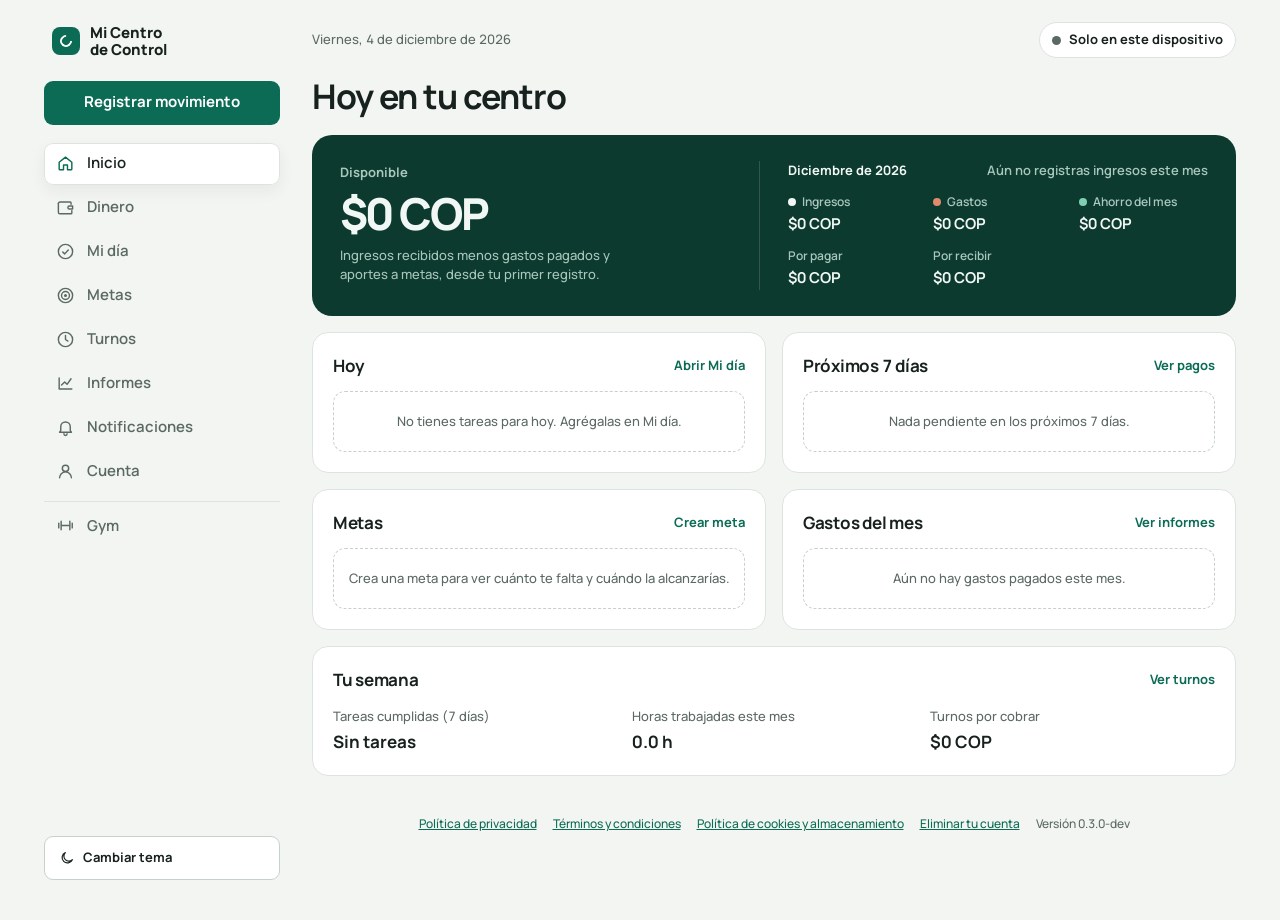
<file: index.html>
<!DOCTYPE html>
<html lang="es">
<head>
<meta charset="utf-8">
<meta name="viewport" content="width=device-width, initial-scale=1, viewport-fit=cover">
<meta http-equiv="Content-Security-Policy" content="default-src 'self'; script-src 'self'; style-src 'self' 'unsafe-inline'; img-src 'self' data: blob:; font-src 'self'; connect-src 'self' https://xruxsuobpctyekkyracr.supabase.co wss://xruxsuobpctyekkyracr.supabase.co; manifest-src 'self'; worker-src 'self'; base-uri 'self'; form-action 'self'; object-src 'none'">
<title>Mi Centro de Control</title>
<link rel="preload" href="./fonts/manrope-latin-wght-normal.woff2" as="font" type="font/woff2" crossorigin>
<link rel="stylesheet" href="./css/app.css">
<link rel="manifest" href="./manifest.webmanifest">
<meta name="theme-color" content="#f3f5f2">
<meta name="color-scheme" content="light dark">
<meta name="mobile-web-app-capable" content="yes">
<meta name="apple-mobile-web-app-capable" content="yes">
<meta name="apple-mobile-web-app-status-bar-style" content="default">
<link rel="apple-touch-icon" href="./apple-touch-icon.png">
<script src="./js/version.js"></script>
<script src="./js/theme-boot.js"></script>
</head>
<body>
<a class="skip" href="#app">Saltar al contenido</a>
<div class="shell">
<aside class="side" aria-label="Menú">
  <div class="brand"><span class="logo" aria-hidden="true"></span><span>Mi Centro<br>de Control</span></div>
  <button id="quickOpen" class="b quick-btn" type="button">Registrar movimiento</button>
  <div class="nav-wrap"><span class="nav-ind" aria-hidden="true"></span><nav id="nav" aria-label="Secciones"></nav></div>
  <div class="side-foot"><button id="th" class="g" type="button">Tema</button></div>
</aside>
<main>
  <header class="topbar">
    <span class="topbar-brand" aria-hidden="true"><span class="logo"></span>Mi Centro</span>
    <span id="fecha" class="topbar-date"></span>
    <button id="syncPill" class="sync-pill" type="button" data-state="local" aria-live="polite" aria-label="Estado del guardado"><i aria-hidden="true"></i><span>Solo en este dispositivo</span></button>
  </header>
  <div id="app"></div>
  <section id="cloudPanel" class="card" hidden aria-labelledby="cloudTitle">
    <h2 id="cloudTitle">Sincronización entre dispositivos</h2>
    <div id="cloudStatus" class="cloud-msg" role="status" aria-live="polite">Tus cambios se guardan en este dispositivo. Inicia sesión para guardarlos también en la nube.</div>
    <form id="cloudAuth" class="cloud-grid">
      <label class="fl">Correo electrónico<input id="cloudEmail" type="email" autocomplete="email" placeholder="tu correo" required></label>
      <label class="fl">Contraseña<input id="cloudPassword" type="password" autocomplete="current-password" minlength="8" placeholder="Mínimo 8 caracteres" required></label>
      <label class="consent"><input type="checkbox" id="cloudConsent"><span>Para crear una cuenta, acepta la <a href="./privacidad.html" target="_blank" rel="noopener">Política de privacidad</a> y los <a href="./terminos.html" target="_blank" rel="noopener">Términos y condiciones</a>; autorizas el tratamiento de tus datos, incluido su almacenamiento fuera de Colombia, y confirmas que eres mayor de 18 años.</span></label>
      <div class="cloud-actions"><button class="b" type="submit" id="cloudLogin">Iniciar sesión</button><button class="g" type="submit" id="cloudSignup">Crear cuenta</button><button class="g" type="button" id="cloudForgot">Olvidé mi contraseña</button></div>
    </form>
    <form id="cloudRecover" class="cloud-grid cloud-hidden"><label class="fl">Nueva contraseña<input id="cloudNewPassword" type="password" autocomplete="new-password" minlength="8" required></label><div class="cloud-actions"><button class="b" type="submit">Guardar nueva contraseña</button></div></form>
    <div id="cloudLogged" class="cloud-hidden"><div class="cloud-msg" id="cloudAccount"></div><div class="cloud-actions"><button class="g" type="button" id="cloudSyncNow">Sincronizar ahora</button><button class="g" type="button" id="cloudLogout">Cerrar sesión</button><button class="g danger" type="button" id="cloudDelete">Eliminar mi cuenta y mis datos</button></div></div>
    <div id="backupTools" class="backup">
      <h3>Copia de seguridad</h3>
      <div class="cloud-msg">Descarga tus datos para guardarlos fuera del navegador. El archivo contiene información personal; guárdalo en un lugar seguro.</div>
      <div class="cloud-actions"><button class="g" type="button" id="exportData">Descargar copia</button><label class="g file-btn" for="importData">Restaurar copia</label><input id="importData" class="visually-hidden" type="file" accept="application/json,.json"></div>
    </div>
    <div class="prefs">
      <h3>Preferencias de este dispositivo</h3>
      <label class="switch-line"><span><b>Sonidos de la interfaz</b><small>Clics suaves al navegar, guardar, completar y eliminar.</small></span><input type="checkbox" id="prefSound" class="switch" role="switch"></label>
    </div>
  </section>
  <footer class="legal"><a href="./privacidad.html">Política de privacidad</a><a href="./terminos.html">Términos y condiciones</a><a href="./cookies.html">Política de cookies y almacenamiento</a><a href="./borrar-cuenta.html">Eliminar tu cuenta</a><span class="ver" data-mcc-version></span></footer>
</main>
</div>
<nav id="tabbar" class="tabbar" aria-label="Navegación principal"><span class="tab-ind" aria-hidden="true"></span><div id="tabbarItems"></div></nav>
<dialog id="quickAdd" class="sheet" aria-labelledby="quickTitle">
  <form id="fQuick" class="quick-form">
    <div class="sheet-head"><h2 id="quickTitle">Registrar movimiento</h2><button class="g ic-b" type="button" data-close aria-label="Cerrar"></button></div>
    <div class="seg seg-wide"><label><input type="radio" name="type" value="gasto" checked><span>Gasto</span></label><label><input type="radio" name="type" value="ingreso"><span>Ingreso</span></label></div>
    <label class="fl">Valor (COP)<input name="amount" type="number" inputmode="numeric" min="1" step="1" placeholder="0" required></label>
    <label class="fl">Concepto<input name="name" maxlength="120" placeholder="Ej. Gasolina" required></label>
    <label class="fl">Categoría<input name="cat" list="quickCats" placeholder="Elige o escribe una" required></label><datalist id="quickCats"></datalist>
    <label class="fl">Fecha<input name="date" type="date" required></label>
    <div class="fl">Estado<div class="seg seg-wide"><label><input type="radio" name="status" value="hecho" checked><span>Ya ocurrió</span></label><label><input type="radio" name="status" value="pendiente"><span>Pendiente</span></label></div></div>
    <button class="b" type="submit">Guardar movimiento</button>
    <div class="quick-links"><button class="lk" type="button" data-go="dia">Nueva tarea en Mi día</button><button class="lk" type="button" data-go="turnos">Registrar un turno</button></div>
  </form>
</dialog>
<dialog id="moreSheet" class="sheet" aria-labelledby="moreTitle">
  <div class="sheet-head"><h2 id="moreTitle">Más secciones</h2><button class="g ic-b" type="button" data-close aria-label="Cerrar"></button></div>
  <div id="moreList" class="more-list"></div>
</dialog>
<dialog id="uiDialog" class="dialog" aria-labelledby="uiTitle"><form method="dialog" id="uiForm"><h2 id="uiTitle"></h2><p id="uiMsg"></p><div id="uiField"></div><div class="dialog-actions" id="uiActions"></div></form></dialog>
<script src="./lib/supabase-2.118.0.js"></script>
<script src="./js/cloud-config.js"></script>
<script src="./js/util.js"></script>
<script src="./js/sync-model.js"></script>
<script src="./js/store.js"></script>
<script src="./js/domain.js"></script>
<script src="./js/finance.js"></script>
<script src="./js/charts.js"></script>
<script src="./js/push-config.js"></script>
<script src="./js/sound.js"></script>
<script src="./js/motion.js"></script>
<script src="./js/ui.js"></script>
<script src="./js/shell.js"></script>
<script src="./js/views/dashboard.js"></script>
<script src="./js/views/money.js"></script>
<script src="./js/views/day.js"></script>
<script src="./js/views/goals.js"></script>
<script src="./js/views/shifts.js"></script>
<script src="./js/views/reports.js"></script>
<script src="./js/views/insights.js"></script>
<script src="./js/notifications.js"></script>
<script src="./js/views/notifications.js"></script>
<script src="./js/events.js"></script>
<script src="./js/cloud-auth.js"></script>
<script src="./js/sw-register.js"></script>
</body>
</html>
</file>
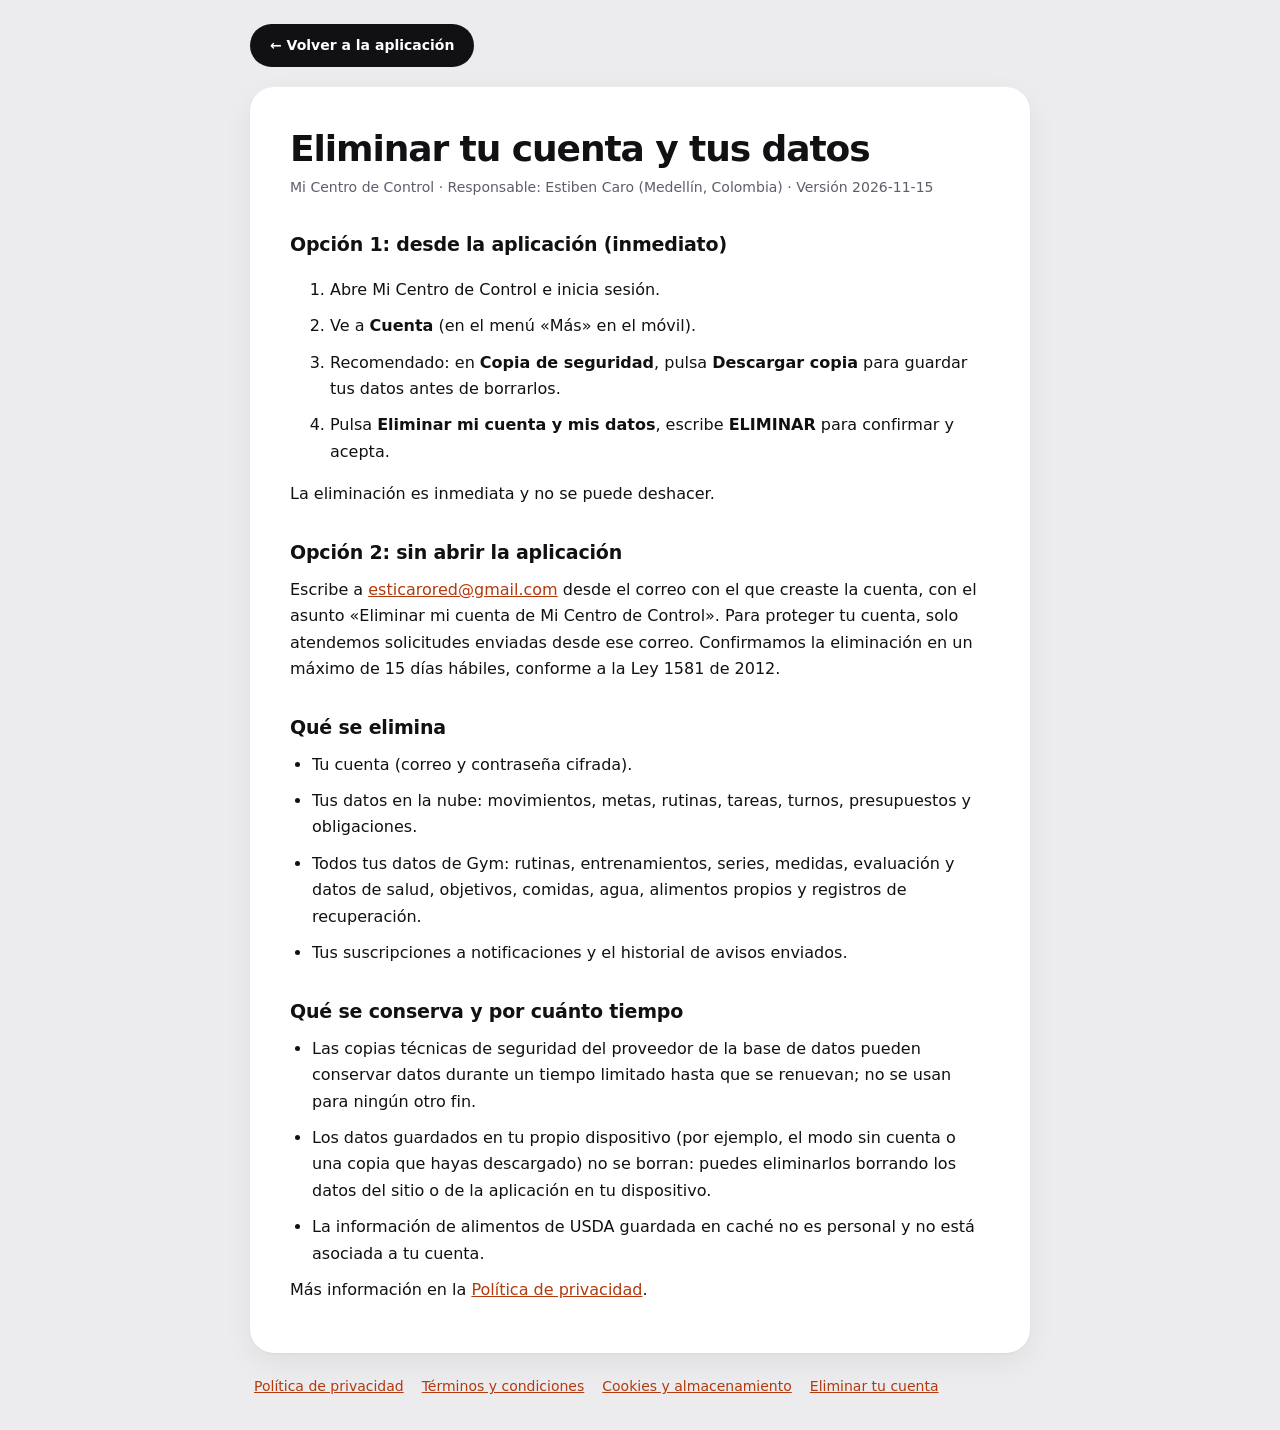
<file: borrar-cuenta.html>
<!DOCTYPE html>
<html lang="es">
<head>
<meta charset="utf-8">
<meta name="viewport" content="width=device-width, initial-scale=1, viewport-fit=cover">
<meta http-equiv="Content-Security-Policy" content="default-src 'none'; style-src 'unsafe-inline'; img-src 'self' data:; base-uri 'none'; form-action 'none'">
<meta name="referrer" content="no-referrer">
<meta name="description" content="Cómo eliminar tu cuenta de Mi Centro de Control y todos tus datos.">
<meta name="theme-color" content="#ececef">
<title>Eliminar tu cuenta · Mi Centro de Control</title>
<style>
:root{color-scheme:light dark;--bg:#ececef;--card:#fff;--tx:#111114;--mut:#5e5e6b;--acx:#b4390c;--line:rgba(17,17,24,.1);--pb:#111114;--pt:#fff;--sh:0 1px 2px rgba(17,17,24,.04),0 10px 30px rgba(17,17,24,.06)}
@media(prefers-color-scheme:dark){:root{--bg:#0c0c0f;--card:#16161b;--tx:#f4f4f6;--mut:#a2a2b0;--acx:#ff8a60;--line:rgba(255,255,255,.1);--pb:#f4f4f6;--pt:#111114;--sh:none}}
*{box-sizing:border-box}html{-webkit-text-size-adjust:100%}
body{margin:0;background:var(--bg);color:var(--tx);font:16px/1.65 Inter,"Segoe UI",system-ui,-apple-system,Roboto,sans-serif;padding:max(16px,env(safe-area-inset-top)) 16px max(32px,env(safe-area-inset-bottom))}
.wrap{max-width:780px;margin:0 auto}
.top{display:flex;justify-content:space-between;align-items:center;gap:12px;flex-wrap:wrap;margin:8px 0 20px}
.back{display:inline-block;background:var(--pb);color:var(--pt);text-decoration:none;font-weight:600;font-size:14px;padding:10px 20px;border-radius:999px}
article{background:var(--card);border-radius:24px;padding:clamp(20px,4vw,40px);box-shadow:var(--sh)}
h1{font-size:clamp(26px,5vw,36px);line-height:1.2;letter-spacing:-.03em;margin:0 0 6px}
h2{font-size:19px;margin:30px 0 8px;letter-spacing:-.01em}
.meta{color:var(--mut);font-size:14px;margin:0 0 18px}
p,li{margin:0 0 10px}ul{padding-left:22px;margin:0 0 10px}
a{color:var(--acx);text-decoration:underline}a:focus-visible,.back:focus-visible{outline:3px solid var(--acx);outline-offset:3px;border-radius:4px}
table{width:100%;border-collapse:collapse;font-size:14.5px;margin:6px 0 12px}th,td{text-align:left;border-bottom:1px solid var(--line);padding:9px 8px;vertical-align:top}th{font-weight:600}
.scroll{overflow-x:auto}
mark{background:#fde68a;color:#1a1300;padding:0 4px;border-radius:4px;font-weight:600}
.note{border:1px solid var(--line);border-radius:16px;padding:12px 16px;font-size:14.5px;color:var(--mut);margin:14px 0}
footer{margin:22px 4px 0;font-size:14px;color:var(--mut);display:flex;gap:6px 18px;flex-wrap:wrap}
</style>
</head>
<body>
<div class="wrap">
<div class="top"><a class="back" href="./index.html">← Volver a la aplicación</a></div>
<main><article>
<h1>Eliminar tu cuenta y tus datos</h1>
<p class="meta">Mi Centro de Control · Responsable: Estiben Caro (Medellín, Colombia) · Versión 2026-11-15</p>

<h2>Opción 1: desde la aplicación (inmediato)</h2>
<ol>
<li>Abre Mi Centro de Control e inicia sesión.</li>
<li>Ve a <strong>Cuenta</strong> (en el menú «Más» en el móvil).</li>
<li>Recomendado: en <strong>Copia de seguridad</strong>, pulsa <strong>Descargar copia</strong> para guardar tus datos antes de borrarlos.</li>
<li>Pulsa <strong>Eliminar mi cuenta y mis datos</strong>, escribe <strong>ELIMINAR</strong> para confirmar y acepta.</li>
</ol>
<p>La eliminación es inmediata y no se puede deshacer.</p>

<h2>Opción 2: sin abrir la aplicación</h2>
<p>Escribe a <a href="mailto:esticarored@gmail.com?subject=Eliminar%20mi%20cuenta%20de%20Mi%20Centro%20de%20Control">esticarored@gmail.com</a> desde el correo con el que creaste la cuenta, con el asunto «Eliminar mi cuenta de Mi Centro de Control». Para proteger tu cuenta, solo atendemos solicitudes enviadas desde ese correo. Confirmamos la eliminación en un máximo de 15 días hábiles, conforme a la Ley 1581 de 2012.</p>

<h2>Qué se elimina</h2>
<ul>
<li>Tu cuenta (correo y contraseña cifrada).</li>
<li>Tus datos en la nube: movimientos, metas, rutinas, tareas, turnos, presupuestos y obligaciones.</li>
<li>Todos tus datos de Gym: rutinas, entrenamientos, series, medidas, evaluación y datos de salud, objetivos, comidas, agua, alimentos propios y registros de recuperación.</li>
<li>Tus suscripciones a notificaciones y el historial de avisos enviados.</li>
</ul>

<h2>Qué se conserva y por cuánto tiempo</h2>
<ul>
<li>Las copias técnicas de seguridad del proveedor de la base de datos pueden conservar datos durante un tiempo limitado hasta que se renuevan; no se usan para ningún otro fin.</li>
<li>Los datos guardados en tu propio dispositivo (por ejemplo, el modo sin cuenta o una copia que hayas descargado) no se borran: puedes eliminarlos borrando los datos del sitio o de la aplicación en tu dispositivo.</li>
<li>La información de alimentos de USDA guardada en caché no es personal y no está asociada a tu cuenta.</li>
</ul>

<p>Más información en la <a href="./privacidad.html">Política de privacidad</a>.</p>
</article></main>
<footer><a href="./privacidad.html">Política de privacidad</a><a href="./terminos.html">Términos y condiciones</a><a href="./cookies.html">Cookies y almacenamiento</a><a href="./borrar-cuenta.html">Eliminar tu cuenta</a></footer>
</div>
</body>
</html>
</file>
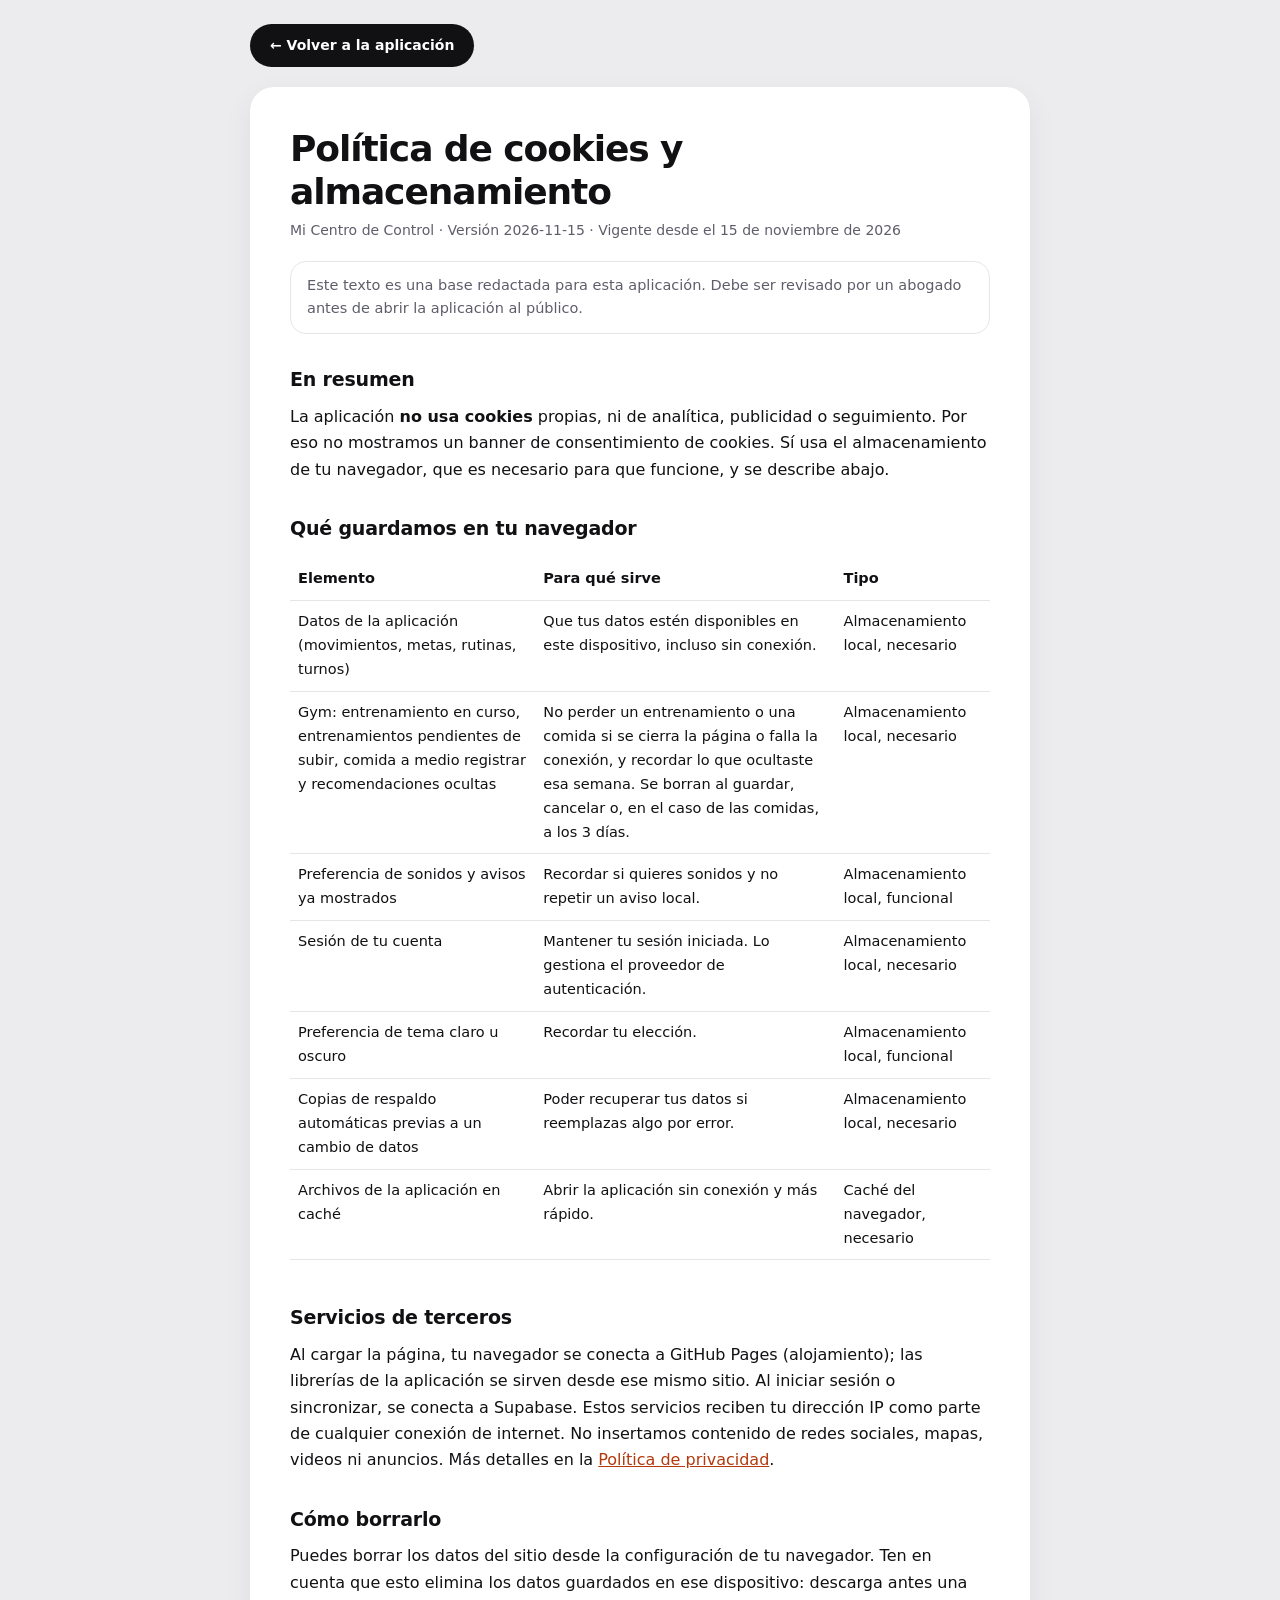
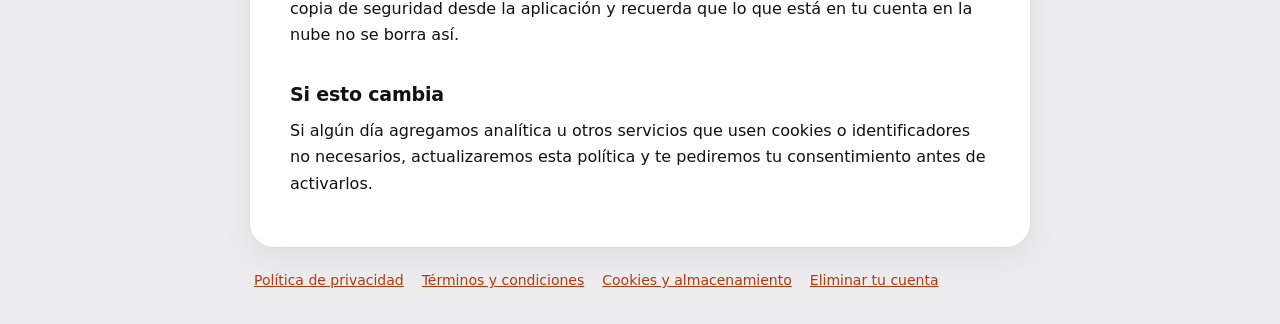
<file: cookies.html>
<!DOCTYPE html>
<html lang="es">
<head>
<meta charset="utf-8">
<meta name="viewport" content="width=device-width, initial-scale=1, viewport-fit=cover">
<meta http-equiv="Content-Security-Policy" content="default-src 'none'; style-src 'unsafe-inline'; img-src 'self' data:; base-uri 'none'; form-action 'none'">
<meta name="referrer" content="no-referrer">
<meta name="description" content="Qué almacena Mi Centro de Control en tu navegador.">
<meta name="theme-color" content="#ececef">
<title>Política de cookies y almacenamiento · Mi Centro de Control</title>
<style>
:root{color-scheme:light dark;--bg:#ececef;--card:#fff;--tx:#111114;--mut:#5e5e6b;--acx:#b4390c;--line:rgba(17,17,24,.1);--pb:#111114;--pt:#fff;--sh:0 1px 2px rgba(17,17,24,.04),0 10px 30px rgba(17,17,24,.06)}
@media(prefers-color-scheme:dark){:root{--bg:#0c0c0f;--card:#16161b;--tx:#f4f4f6;--mut:#a2a2b0;--acx:#ff8a60;--line:rgba(255,255,255,.1);--pb:#f4f4f6;--pt:#111114;--sh:none}}
*{box-sizing:border-box}html{-webkit-text-size-adjust:100%}
body{margin:0;background:var(--bg);color:var(--tx);font:16px/1.65 Inter,"Segoe UI",system-ui,-apple-system,Roboto,sans-serif;padding:max(16px,env(safe-area-inset-top)) 16px max(32px,env(safe-area-inset-bottom))}
.wrap{max-width:780px;margin:0 auto}
.top{display:flex;justify-content:space-between;align-items:center;gap:12px;flex-wrap:wrap;margin:8px 0 20px}
.back{display:inline-block;background:var(--pb);color:var(--pt);text-decoration:none;font-weight:600;font-size:14px;padding:10px 20px;border-radius:999px}
article{background:var(--card);border-radius:24px;padding:clamp(20px,4vw,40px);box-shadow:var(--sh)}
h1{font-size:clamp(26px,5vw,36px);line-height:1.2;letter-spacing:-.03em;margin:0 0 6px}
h2{font-size:19px;margin:30px 0 8px;letter-spacing:-.01em}
.meta{color:var(--mut);font-size:14px;margin:0 0 18px}
p,li{margin:0 0 10px}ul{padding-left:22px;margin:0 0 10px}
a{color:var(--acx);text-decoration:underline}a:focus-visible,.back:focus-visible{outline:3px solid var(--acx);outline-offset:3px;border-radius:4px}
table{width:100%;border-collapse:collapse;font-size:14.5px;margin:6px 0 12px}th,td{text-align:left;border-bottom:1px solid var(--line);padding:9px 8px;vertical-align:top}th{font-weight:600}
.scroll{overflow-x:auto}
mark{background:#fde68a;color:#1a1300;padding:0 4px;border-radius:4px;font-weight:600}
.note{border:1px solid var(--line);border-radius:16px;padding:12px 16px;font-size:14.5px;color:var(--mut);margin:14px 0}
footer{margin:22px 4px 0;font-size:14px;color:var(--mut);display:flex;gap:6px 18px;flex-wrap:wrap}
</style>
</head>
<body>
<div class="wrap">
<div class="top"><a class="back" href="./index.html">← Volver a la aplicación</a></div>
<main><article>
<h1>Política de cookies y almacenamiento</h1>
<p class="meta">Mi Centro de Control · Versión 2026-11-15 · Vigente desde el 15 de noviembre de 2026</p>

<div class="note">Este texto es una base redactada para esta aplicación. Debe ser revisado por un abogado antes de abrir la aplicación al público.</div>
<h2>En resumen</h2>
<p>La aplicación <strong>no usa cookies</strong> propias, ni de analítica, publicidad o seguimiento. Por eso no mostramos un banner de consentimiento de cookies. Sí usa el almacenamiento de tu navegador, que es necesario para que funcione, y se describe abajo.</p>
<h2>Qué guardamos en tu navegador</h2>
<div class="scroll"><table>
<thead><tr><th>Elemento</th><th>Para qué sirve</th><th>Tipo</th></tr></thead>
<tbody>
<tr><td>Datos de la aplicación (movimientos, metas, rutinas, turnos)</td><td>Que tus datos estén disponibles en este dispositivo, incluso sin conexión.</td><td>Almacenamiento local, necesario</td></tr>
<tr><td>Gym: entrenamiento en curso, entrenamientos pendientes de subir, comida a medio registrar y recomendaciones ocultas</td><td>No perder un entrenamiento o una comida si se cierra la página o falla la conexión, y recordar lo que ocultaste esa semana. Se borran al guardar, cancelar o, en el caso de las comidas, a los 3 días.</td><td>Almacenamiento local, necesario</td></tr>
<tr><td>Preferencia de sonidos y avisos ya mostrados</td><td>Recordar si quieres sonidos y no repetir un aviso local.</td><td>Almacenamiento local, funcional</td></tr>
<tr><td>Sesión de tu cuenta</td><td>Mantener tu sesión iniciada. Lo gestiona el proveedor de autenticación.</td><td>Almacenamiento local, necesario</td></tr>
<tr><td>Preferencia de tema claro u oscuro</td><td>Recordar tu elección.</td><td>Almacenamiento local, funcional</td></tr>
<tr><td>Copias de respaldo automáticas previas a un cambio de datos</td><td>Poder recuperar tus datos si reemplazas algo por error.</td><td>Almacenamiento local, necesario</td></tr>
<tr><td>Archivos de la aplicación en caché</td><td>Abrir la aplicación sin conexión y más rápido.</td><td>Caché del navegador, necesario</td></tr>
</tbody></table></div>
<h2>Servicios de terceros</h2>
<p>Al cargar la página, tu navegador se conecta a GitHub Pages (alojamiento); las librerías de la aplicación se sirven desde ese mismo sitio. Al iniciar sesión o sincronizar, se conecta a Supabase. Estos servicios reciben tu dirección IP como parte de cualquier conexión de internet. No insertamos contenido de redes sociales, mapas, videos ni anuncios. Más detalles en la <a href="./privacidad.html">Política de privacidad</a>.</p>
<h2>Cómo borrarlo</h2>
<p>Puedes borrar los datos del sitio desde la configuración de tu navegador. Ten en cuenta que esto elimina los datos guardados en ese dispositivo: descarga antes una copia de seguridad desde la aplicación y recuerda que lo que está en tu cuenta en la nube no se borra así.</p>
<h2>Si esto cambia</h2>
<p>Si algún día agregamos analítica u otros servicios que usen cookies o identificadores no necesarios, actualizaremos esta política y te pediremos tu consentimiento antes de activarlos.</p>

</article></main>
<footer><a href="./privacidad.html">Política de privacidad</a><a href="./terminos.html">Términos y condiciones</a><a href="./cookies.html">Cookies y almacenamiento</a><a href="./borrar-cuenta.html">Eliminar tu cuenta</a></footer>
</div>
</body>
</html>
</file>
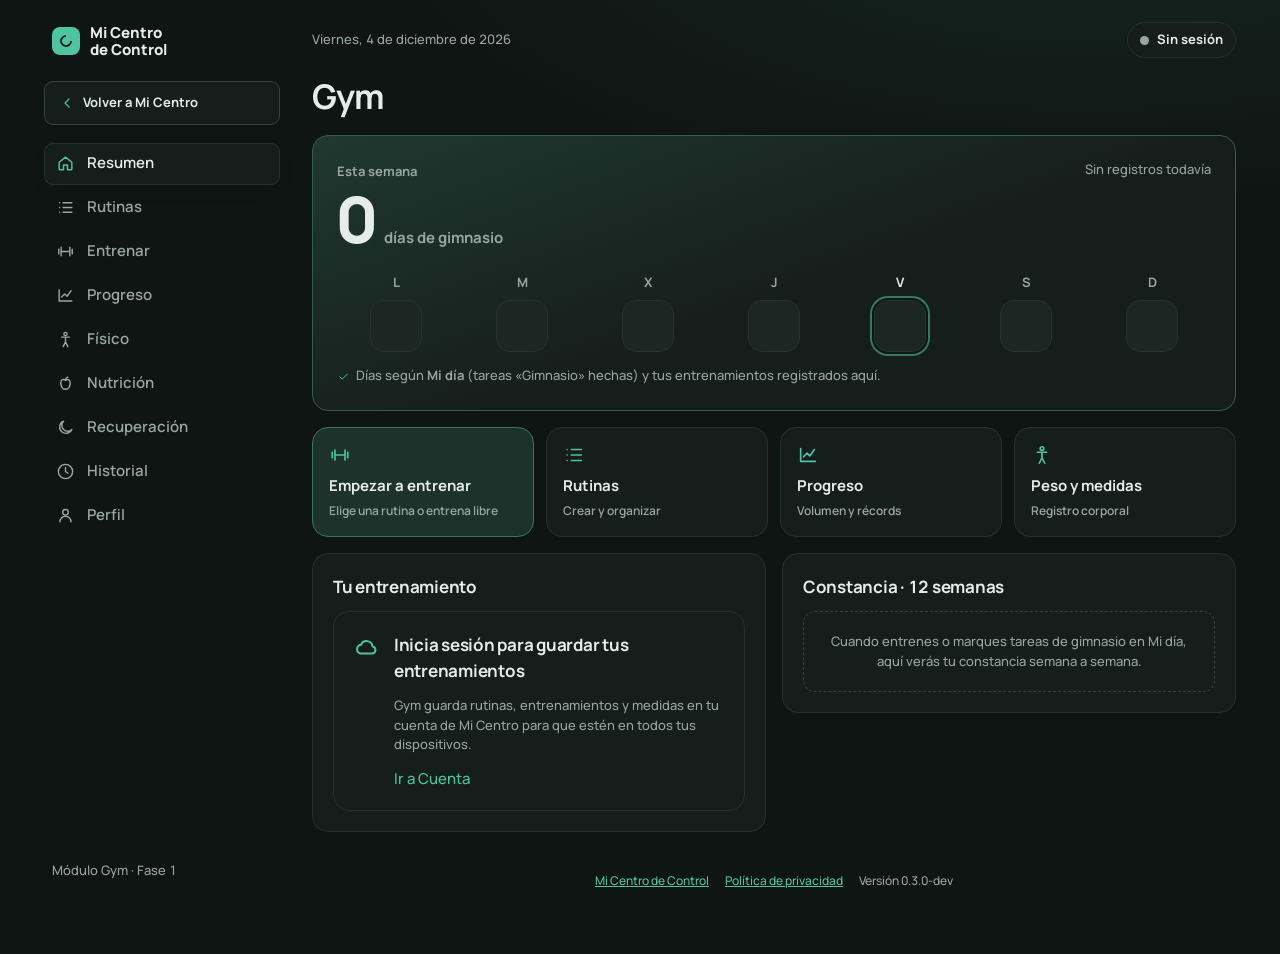
<file: gym.html>
<!DOCTYPE html>
<html lang="es" data-theme="dark">
<head>
<meta charset="utf-8">
<meta name="viewport" content="width=device-width, initial-scale=1, viewport-fit=cover">
<meta http-equiv="Content-Security-Policy" content="default-src 'self'; script-src 'self'; style-src 'self' 'unsafe-inline'; img-src 'self' data: blob:; font-src 'self'; connect-src 'self' https://xruxsuobpctyekkyracr.supabase.co wss://xruxsuobpctyekkyracr.supabase.co; manifest-src 'self'; worker-src 'self'; base-uri 'self'; form-action 'self'; object-src 'none'">
<title>Gym · Mi Centro de Control</title>
<link rel="preload" href="./fonts/manrope-latin-wght-normal.woff2" as="font" type="font/woff2" crossorigin>
<link rel="stylesheet" href="./css/app.css">
<link rel="stylesheet" href="./css/gym.css">
<link rel="manifest" href="./manifest.webmanifest">
<meta name="theme-color" content="#0f1513">
<meta name="color-scheme" content="dark">
<meta name="mobile-web-app-capable" content="yes">
<meta name="apple-mobile-web-app-capable" content="yes">
<link rel="apple-touch-icon" href="./apple-touch-icon.png">
</head>
<body class="gym">
<a class="skip" href="#gymApp">Saltar al contenido</a>
<div class="shell">
<aside class="side" aria-label="Menú de Gym">
  <a class="brand gym-brand" href="./index.html"><span class="logo" aria-hidden="true"></span><span>Mi Centro<br>de Control</span></a>
  <a class="g back-link" href="./index.html" data-back><svg class="i" width="16" height="16" viewBox="0 0 24 24" fill="none" stroke="currentColor" stroke-width="1.8" stroke-linecap="round" stroke-linejoin="round" aria-hidden="true"><path d="m15 6-6 6 6 6"/></svg><span>Volver a Mi Centro</span></a>
  <div class="nav-wrap"><span class="nav-ind" aria-hidden="true"></span><nav id="nav" aria-label="Secciones de Gym"></nav></div>
  <div class="side-foot"><p class="k gym-side-note">Módulo Gym · Fase 1</p></div>
</aside>
<main>
  <header class="topbar">
    <a class="topbar-brand gym-top-back" href="./index.html" aria-label="Volver a Mi Centro de Control"><svg class="i" width="18" height="18" viewBox="0 0 24 24" fill="none" stroke="currentColor" stroke-width="1.8" stroke-linecap="round" stroke-linejoin="round" aria-hidden="true"><path d="m15 6-6 6 6 6"/></svg><span>Mi Centro</span></a>
    <span id="gymDate" class="topbar-date"></span>
    <span id="gymAccount" class="sync-pill" data-state="local" role="status" aria-live="polite"><i aria-hidden="true"></i><span>Comprobando sesión…</span></span>
  </header>
  <div id="gymApp" tabindex="-1"></div>
  <footer class="legal"><a href="./index.html">Mi Centro de Control</a><a href="./privacidad.html">Política de privacidad</a><span class="ver" data-mcc-version></span></footer>
</main>
</div>
<nav id="tabbar" class="tabbar" aria-label="Navegación de Gym"><span class="tab-ind" aria-hidden="true"></span><div id="tabbarItems"></div></nav>
<dialog id="moreSheet" class="sheet" aria-labelledby="moreTitle">
  <div class="sheet-head"><h2 id="moreTitle">Más de Gym</h2><button class="g ic-b" type="button" data-close aria-label="Cerrar"></button></div>
  <div id="moreList" class="more-list"></div>
</dialog>
<dialog id="uiDialog" class="dialog" aria-labelledby="uiTitle"><form method="dialog" id="uiForm"><h2 id="uiTitle"></h2><p id="uiMsg"></p><div id="uiField"></div><div class="dialog-actions" id="uiActions"></div></form></dialog>
<div id="toast" role="status" aria-live="polite"></div>
<script src="./js/version.js"></script>
<script src="./lib/supabase-2.118.0.js"></script>
<script src="./js/cloud-config.js"></script>
<script src="./js/util.js"></script>
<script src="./js/sound.js"></script>
<script src="./js/ui.js"></script>
<script src="./js/gym/gym-data.js"></script>
<script src="./js/gym/gym-calc.js"></script>
<script src="./js/gym/gym-muscles.js"></script>
<script src="./js/gym/gym-map.js"></script>
<script src="./js/gym/gym-store.js"></script>
<script src="./js/gym/references.js"></script>
<script src="./js/gym/gym-engine.js"></script>
<script src="./js/gym/gym-nutrition.js"></script>
<script src="./js/gym/gym-foods.js"></script>
<script src="./js/gym/gym-progression.js"></script>
<script src="./js/gym/gym-recovery.js"></script>
<script src="./js/gym/gym-insights.js"></script>
<script src="./js/gym/gym-history.js"></script>
<script src="./js/gym/gym-perfil.js"></script>
<script src="./js/gym/gym-nutri-ui.js"></script>
<script src="./js/gym/gym-foods-ui.js"></script>
<script src="./js/gym/gym-progress-ui.js"></script>
<script src="./js/gym/gym-recovery-ui.js"></script>
<script src="./js/gym/gym-insights-ui.js"></script>
<script src="./js/gym/gym-history-ui.js"></script>
<script src="./js/gym/gym.js"></script>
<script src="./js/sw-register.js"></script>
</body>
</html>
</file>
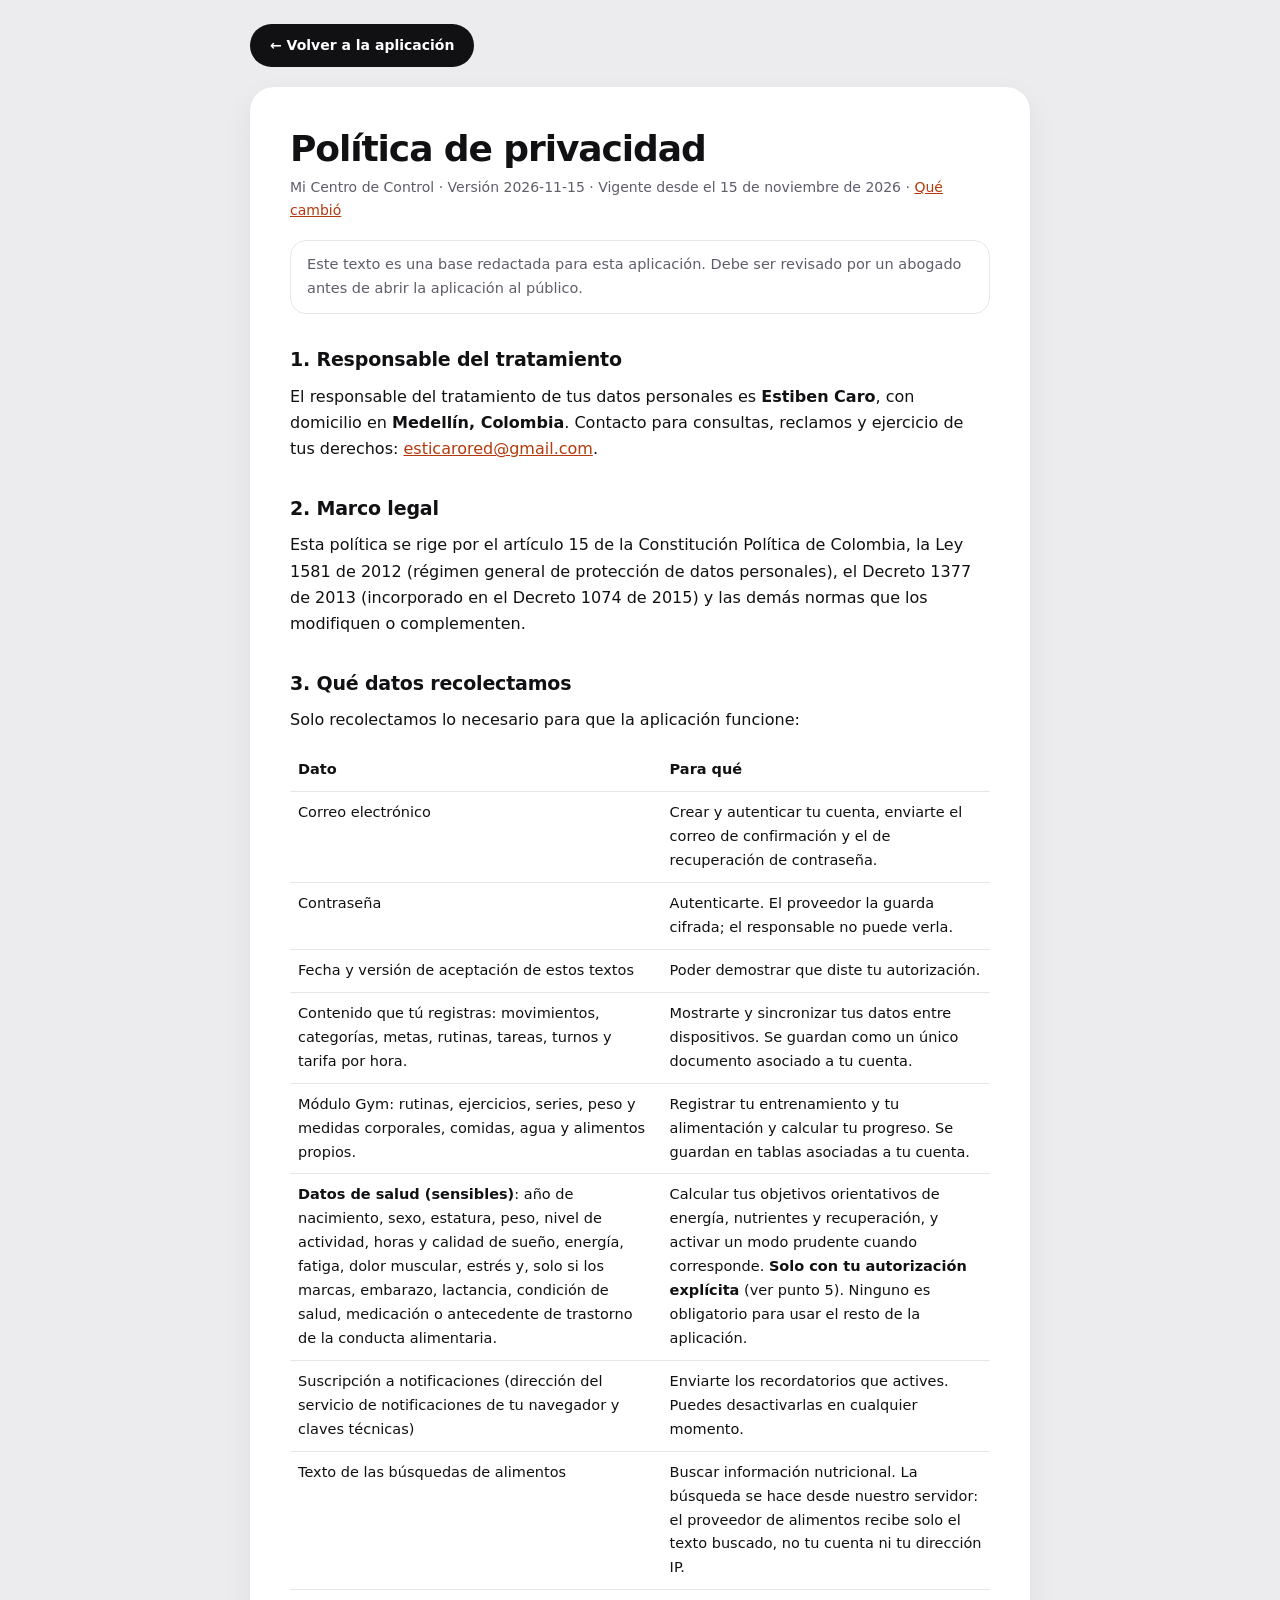
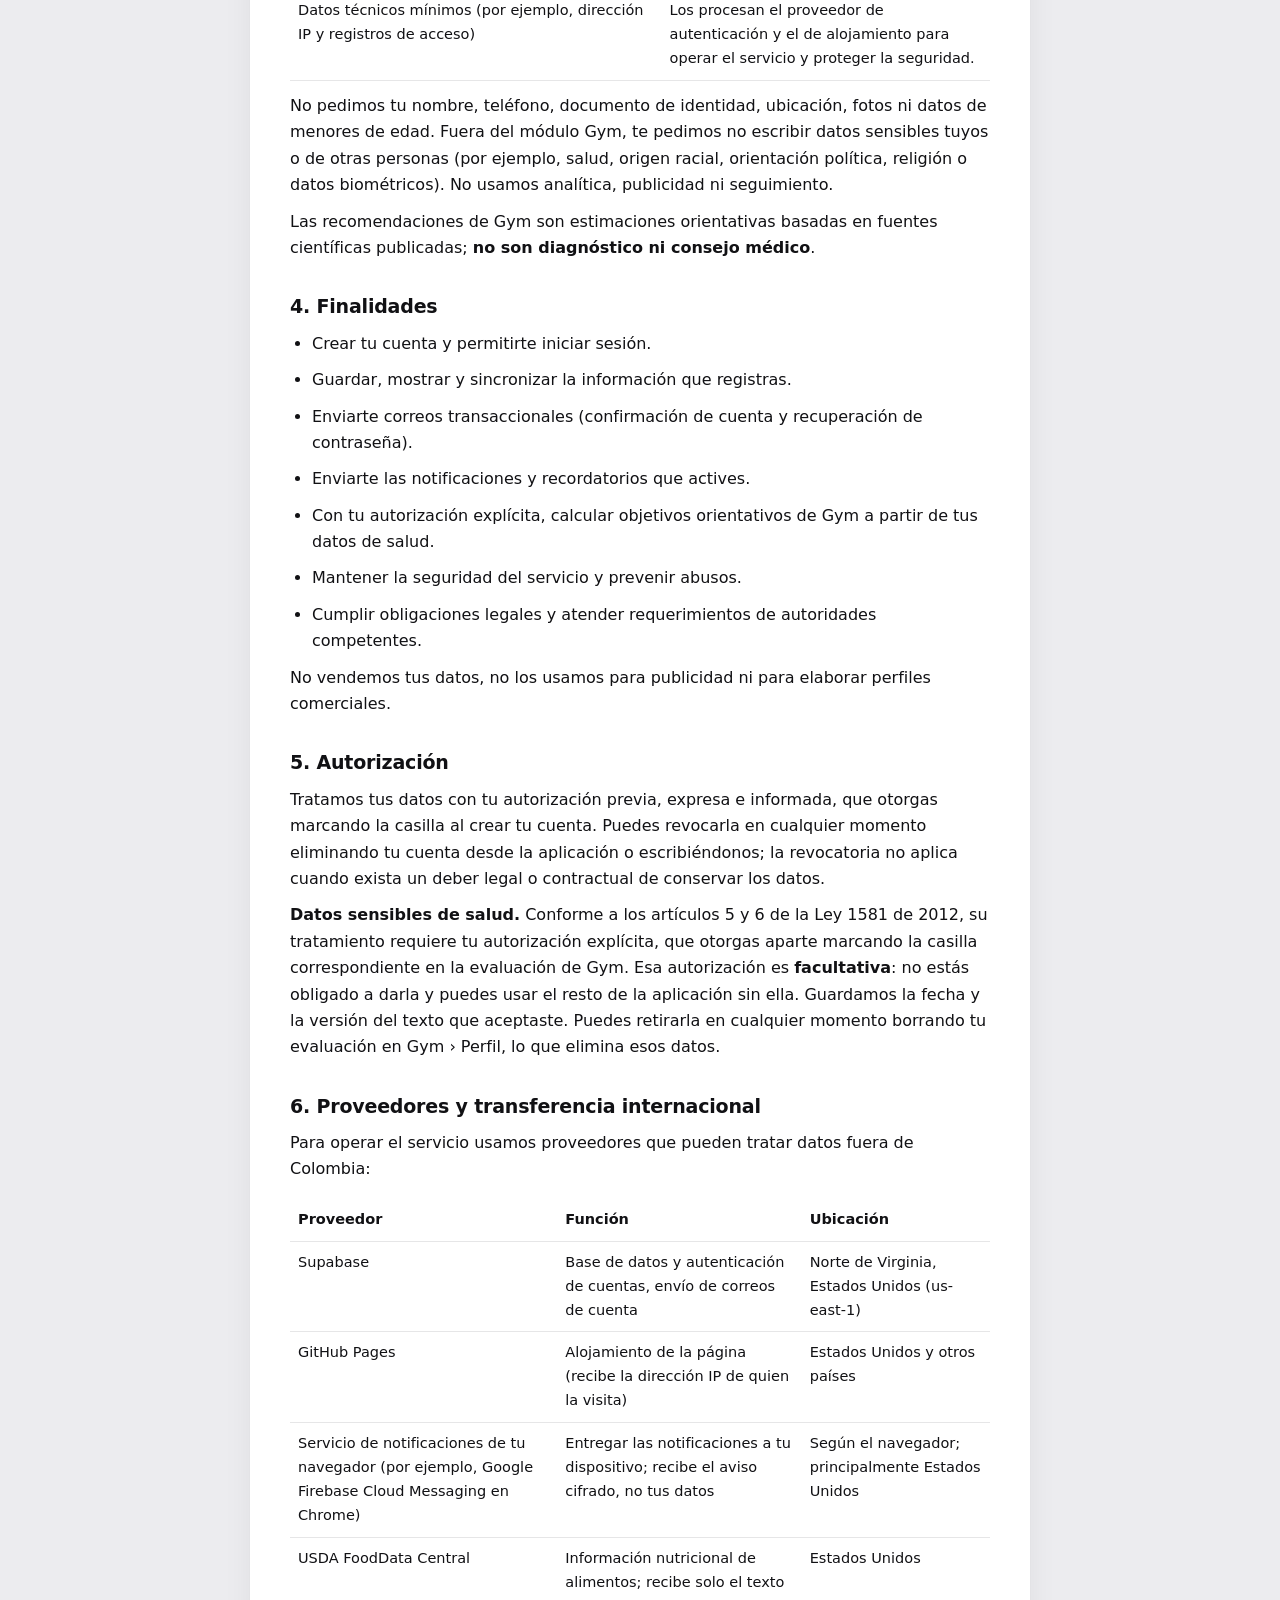
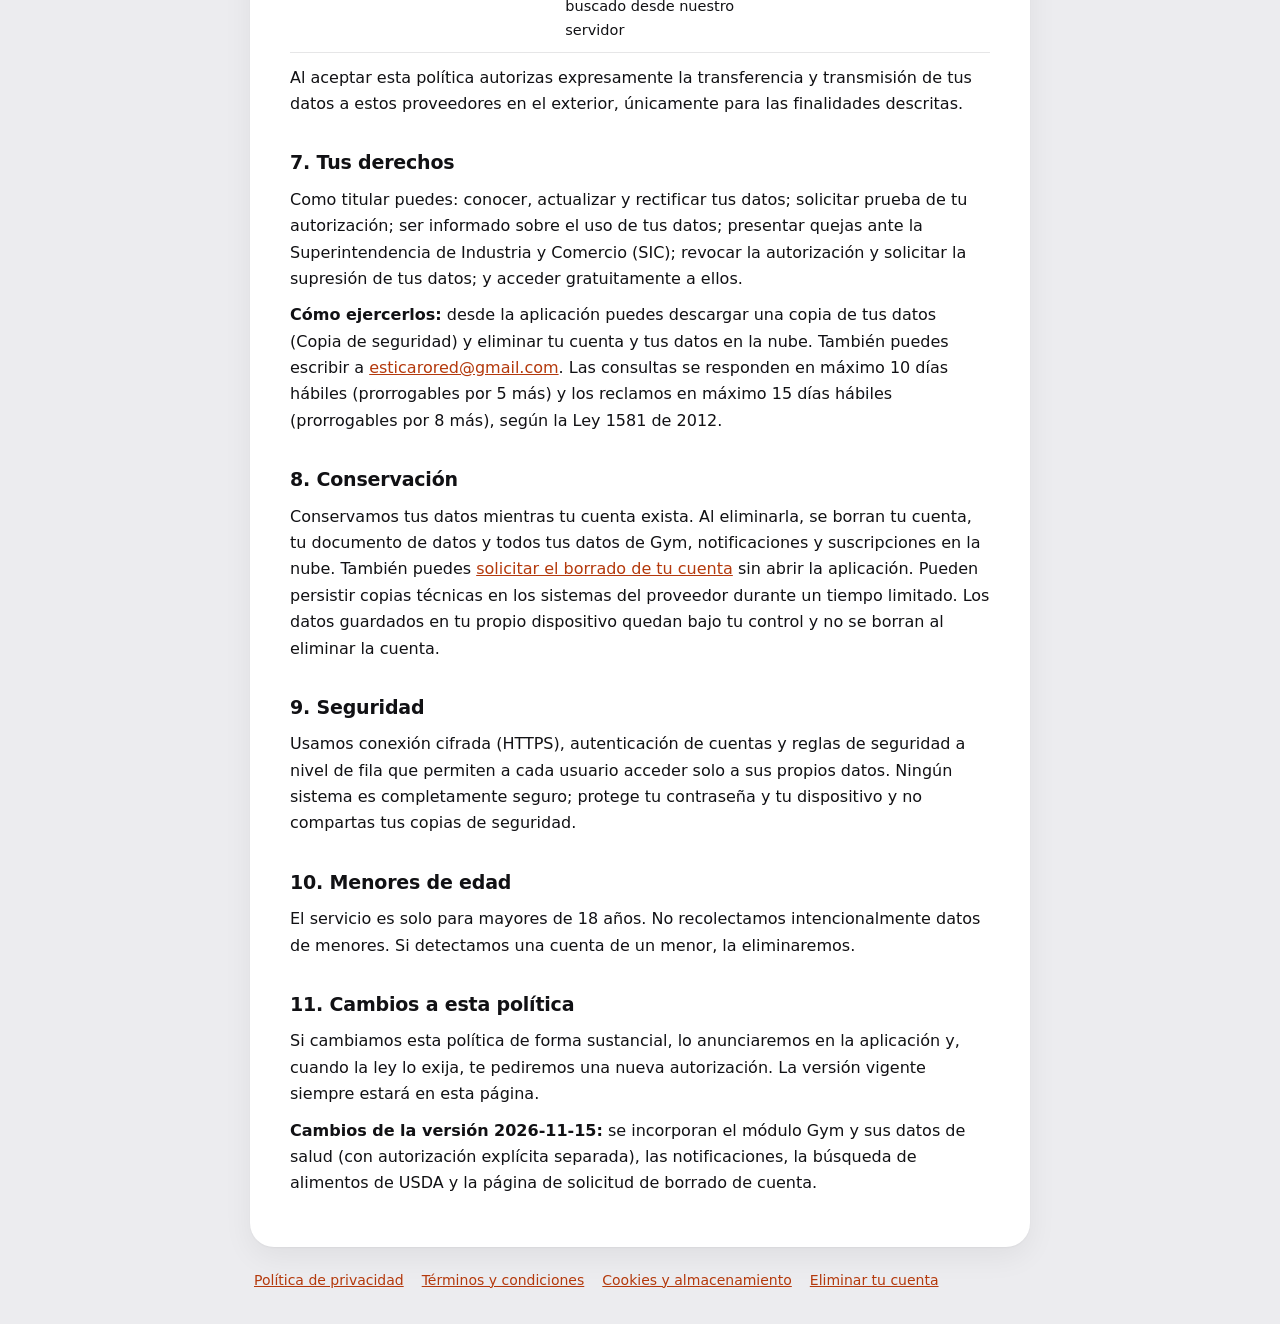
<file: privacidad.html>
<!DOCTYPE html>
<html lang="es">
<head>
<meta charset="utf-8">
<meta name="viewport" content="width=device-width, initial-scale=1, viewport-fit=cover">
<meta http-equiv="Content-Security-Policy" content="default-src 'none'; style-src 'unsafe-inline'; img-src 'self' data:; base-uri 'none'; form-action 'none'">
<meta name="referrer" content="no-referrer">
<meta name="description" content="Cómo trata Mi Centro de Control tus datos personales conforme a la Ley 1581 de 2012.">
<meta name="theme-color" content="#ececef">
<title>Política de privacidad · Mi Centro de Control</title>
<style>
:root{color-scheme:light dark;--bg:#ececef;--card:#fff;--tx:#111114;--mut:#5e5e6b;--acx:#b4390c;--line:rgba(17,17,24,.1);--pb:#111114;--pt:#fff;--sh:0 1px 2px rgba(17,17,24,.04),0 10px 30px rgba(17,17,24,.06)}
@media(prefers-color-scheme:dark){:root{--bg:#0c0c0f;--card:#16161b;--tx:#f4f4f6;--mut:#a2a2b0;--acx:#ff8a60;--line:rgba(255,255,255,.1);--pb:#f4f4f6;--pt:#111114;--sh:none}}
*{box-sizing:border-box}html{-webkit-text-size-adjust:100%}
body{margin:0;background:var(--bg);color:var(--tx);font:16px/1.65 Inter,"Segoe UI",system-ui,-apple-system,Roboto,sans-serif;padding:max(16px,env(safe-area-inset-top)) 16px max(32px,env(safe-area-inset-bottom))}
.wrap{max-width:780px;margin:0 auto}
.top{display:flex;justify-content:space-between;align-items:center;gap:12px;flex-wrap:wrap;margin:8px 0 20px}
.back{display:inline-block;background:var(--pb);color:var(--pt);text-decoration:none;font-weight:600;font-size:14px;padding:10px 20px;border-radius:999px}
article{background:var(--card);border-radius:24px;padding:clamp(20px,4vw,40px);box-shadow:var(--sh)}
h1{font-size:clamp(26px,5vw,36px);line-height:1.2;letter-spacing:-.03em;margin:0 0 6px}
h2{font-size:19px;margin:30px 0 8px;letter-spacing:-.01em}
.meta{color:var(--mut);font-size:14px;margin:0 0 18px}
p,li{margin:0 0 10px}ul{padding-left:22px;margin:0 0 10px}
a{color:var(--acx);text-decoration:underline}a:focus-visible,.back:focus-visible{outline:3px solid var(--acx);outline-offset:3px;border-radius:4px}
table{width:100%;border-collapse:collapse;font-size:14.5px;margin:6px 0 12px}th,td{text-align:left;border-bottom:1px solid var(--line);padding:9px 8px;vertical-align:top}th{font-weight:600}
.scroll{overflow-x:auto}
mark{background:#fde68a;color:#1a1300;padding:0 4px;border-radius:4px;font-weight:600}
.note{border:1px solid var(--line);border-radius:16px;padding:12px 16px;font-size:14.5px;color:var(--mut);margin:14px 0}
footer{margin:22px 4px 0;font-size:14px;color:var(--mut);display:flex;gap:6px 18px;flex-wrap:wrap}
</style>
</head>
<body>
<div class="wrap">
<div class="top"><a class="back" href="./index.html">← Volver a la aplicación</a></div>
<main><article>
<h1>Política de privacidad</h1>
<p class="meta">Mi Centro de Control · Versión 2026-11-15 · Vigente desde el 15 de noviembre de 2026 · <a href="#cambios">Qué cambió</a></p>

<div class="note">Este texto es una base redactada para esta aplicación. Debe ser revisado por un abogado antes de abrir la aplicación al público.</div>
<h2>1. Responsable del tratamiento</h2>
<p>El responsable del tratamiento de tus datos personales es <strong>Estiben Caro</strong>, con domicilio en <strong>Medellín, Colombia</strong>. Contacto para consultas, reclamos y ejercicio de tus derechos: <a href="mailto:esticarored@gmail.com">esticarored@gmail.com</a>.</p>
<h2>2. Marco legal</h2>
<p>Esta política se rige por el artículo 15 de la Constitución Política de Colombia, la Ley 1581 de 2012 (régimen general de protección de datos personales), el Decreto 1377 de 2013 (incorporado en el Decreto 1074 de 2015) y las demás normas que los modifiquen o complementen.</p>
<h2>3. Qué datos recolectamos</h2>
<p>Solo recolectamos lo necesario para que la aplicación funcione:</p>
<div class="scroll"><table>
<thead><tr><th>Dato</th><th>Para qué</th></tr></thead>
<tbody>
<tr><td>Correo electrónico</td><td>Crear y autenticar tu cuenta, enviarte el correo de confirmación y el de recuperación de contraseña.</td></tr>
<tr><td>Contraseña</td><td>Autenticarte. El proveedor la guarda cifrada; el responsable no puede verla.</td></tr>
<tr><td>Fecha y versión de aceptación de estos textos</td><td>Poder demostrar que diste tu autorización.</td></tr>
<tr><td>Contenido que tú registras: movimientos, categorías, metas, rutinas, tareas, turnos y tarifa por hora.</td><td>Mostrarte y sincronizar tus datos entre dispositivos. Se guardan como un único documento asociado a tu cuenta.</td></tr>
<tr><td>Módulo Gym: rutinas, ejercicios, series, peso y medidas corporales, comidas, agua y alimentos propios.</td><td>Registrar tu entrenamiento y tu alimentación y calcular tu progreso. Se guardan en tablas asociadas a tu cuenta.</td></tr>
<tr id="salud"><td><strong>Datos de salud (sensibles)</strong>: año de nacimiento, sexo, estatura, peso, nivel de actividad, horas y calidad de sueño, energía, fatiga, dolor muscular, estrés y, solo si los marcas, embarazo, lactancia, condición de salud, medicación o antecedente de trastorno de la conducta alimentaria.</td><td>Calcular tus objetivos orientativos de energía, nutrientes y recuperación, y activar un modo prudente cuando corresponde. <strong>Solo con tu autorización explícita</strong> (ver punto 5). Ninguno es obligatorio para usar el resto de la aplicación.</td></tr>
<tr><td>Suscripción a notificaciones (dirección del servicio de notificaciones de tu navegador y claves técnicas)</td><td>Enviarte los recordatorios que actives. Puedes desactivarlas en cualquier momento.</td></tr>
<tr><td>Texto de las búsquedas de alimentos</td><td>Buscar información nutricional. La búsqueda se hace desde nuestro servidor: el proveedor de alimentos recibe solo el texto buscado, no tu cuenta ni tu dirección IP.</td></tr>
<tr><td>Datos técnicos mínimos (por ejemplo, dirección IP y registros de acceso)</td><td>Los procesan el proveedor de autenticación y el de alojamiento para operar el servicio y proteger la seguridad.</td></tr>
</tbody></table></div>
<p>No pedimos tu nombre, teléfono, documento de identidad, ubicación, fotos ni datos de menores de edad. Fuera del módulo Gym, te pedimos no escribir datos sensibles tuyos o de otras personas (por ejemplo, salud, origen racial, orientación política, religión o datos biométricos). No usamos analítica, publicidad ni seguimiento.</p>
<p>Las recomendaciones de Gym son estimaciones orientativas basadas en fuentes científicas publicadas; <strong>no son diagnóstico ni consejo médico</strong>.</p>
<h2>4. Finalidades</h2>
<ul>
<li>Crear tu cuenta y permitirte iniciar sesión.</li>
<li>Guardar, mostrar y sincronizar la información que registras.</li>
<li>Enviarte correos transaccionales (confirmación de cuenta y recuperación de contraseña).</li>
<li>Enviarte las notificaciones y recordatorios que actives.</li>
<li>Con tu autorización explícita, calcular objetivos orientativos de Gym a partir de tus datos de salud.</li>
<li>Mantener la seguridad del servicio y prevenir abusos.</li>
<li>Cumplir obligaciones legales y atender requerimientos de autoridades competentes.</li>
</ul>
<p>No vendemos tus datos, no los usamos para publicidad ni para elaborar perfiles comerciales.</p>
<h2>5. Autorización</h2>
<p>Tratamos tus datos con tu autorización previa, expresa e informada, que otorgas marcando la casilla al crear tu cuenta. Puedes revocarla en cualquier momento eliminando tu cuenta desde la aplicación o escribiéndonos; la revocatoria no aplica cuando exista un deber legal o contractual de conservar los datos.</p>
<p><strong>Datos sensibles de salud.</strong> Conforme a los artículos 5 y 6 de la Ley 1581 de 2012, su tratamiento requiere tu autorización explícita, que otorgas aparte marcando la casilla correspondiente en la evaluación de Gym. Esa autorización es <strong>facultativa</strong>: no estás obligado a darla y puedes usar el resto de la aplicación sin ella. Guardamos la fecha y la versión del texto que aceptaste. Puedes retirarla en cualquier momento borrando tu evaluación en Gym › Perfil, lo que elimina esos datos.</p>
<h2>6. Proveedores y transferencia internacional</h2>
<p>Para operar el servicio usamos proveedores que pueden tratar datos fuera de Colombia:</p>
<div class="scroll"><table>
<thead><tr><th>Proveedor</th><th>Función</th><th>Ubicación</th></tr></thead>
<tbody>
<tr><td>Supabase</td><td>Base de datos y autenticación de cuentas, envío de correos de cuenta</td><td>Norte de Virginia, Estados Unidos (us-east-1)</td></tr>
<tr><td>GitHub Pages</td><td>Alojamiento de la página (recibe la dirección IP de quien la visita)</td><td>Estados Unidos y otros países</td></tr>
<tr><td>Servicio de notificaciones de tu navegador (por ejemplo, Google Firebase Cloud Messaging en Chrome)</td><td>Entregar las notificaciones a tu dispositivo; recibe el aviso cifrado, no tus datos</td><td>Según el navegador; principalmente Estados Unidos</td></tr>
<tr><td>USDA FoodData Central</td><td>Información nutricional de alimentos; recibe solo el texto buscado desde nuestro servidor</td><td>Estados Unidos</td></tr>
</tbody></table></div>
<p>Al aceptar esta política autorizas expresamente la transferencia y transmisión de tus datos a estos proveedores en el exterior, únicamente para las finalidades descritas.</p>
<h2>7. Tus derechos</h2>
<p>Como titular puedes: conocer, actualizar y rectificar tus datos; solicitar prueba de tu autorización; ser informado sobre el uso de tus datos; presentar quejas ante la Superintendencia de Industria y Comercio (SIC); revocar la autorización y solicitar la supresión de tus datos; y acceder gratuitamente a ellos.</p>
<p><strong>Cómo ejercerlos:</strong> desde la aplicación puedes descargar una copia de tus datos (Copia de seguridad) y eliminar tu cuenta y tus datos en la nube. También puedes escribir a <a href="mailto:esticarored@gmail.com">esticarored@gmail.com</a>. Las consultas se responden en máximo 10 días hábiles (prorrogables por 5 más) y los reclamos en máximo 15 días hábiles (prorrogables por 8 más), según la Ley 1581 de 2012.</p>
<h2>8. Conservación</h2>
<p>Conservamos tus datos mientras tu cuenta exista. Al eliminarla, se borran tu cuenta, tu documento de datos y todos tus datos de Gym, notificaciones y suscripciones en la nube. También puedes <a href="./borrar-cuenta.html">solicitar el borrado de tu cuenta</a> sin abrir la aplicación. Pueden persistir copias técnicas en los sistemas del proveedor durante un tiempo limitado. Los datos guardados en tu propio dispositivo quedan bajo tu control y no se borran al eliminar la cuenta.</p>
<h2>9. Seguridad</h2>
<p>Usamos conexión cifrada (HTTPS), autenticación de cuentas y reglas de seguridad a nivel de fila que permiten a cada usuario acceder solo a sus propios datos. Ningún sistema es completamente seguro; protege tu contraseña y tu dispositivo y no compartas tus copias de seguridad.</p>
<h2>10. Menores de edad</h2>
<p>El servicio es solo para mayores de 18 años. No recolectamos intencionalmente datos de menores. Si detectamos una cuenta de un menor, la eliminaremos.</p>
<h2 id="cambios">11. Cambios a esta política</h2>
<p>Si cambiamos esta política de forma sustancial, lo anunciaremos en la aplicación y, cuando la ley lo exija, te pediremos una nueva autorización. La versión vigente siempre estará en esta página.</p>
<p><strong>Cambios de la versión 2026-11-15:</strong> se incorporan el módulo Gym y sus datos de salud (con autorización explícita separada), las notificaciones, la búsqueda de alimentos de USDA y la página de solicitud de borrado de cuenta.</p>

</article></main>
<footer><a href="./privacidad.html">Política de privacidad</a><a href="./terminos.html">Términos y condiciones</a><a href="./cookies.html">Cookies y almacenamiento</a><a href="./borrar-cuenta.html">Eliminar tu cuenta</a></footer>
</div>
</body>
</html>
</file>
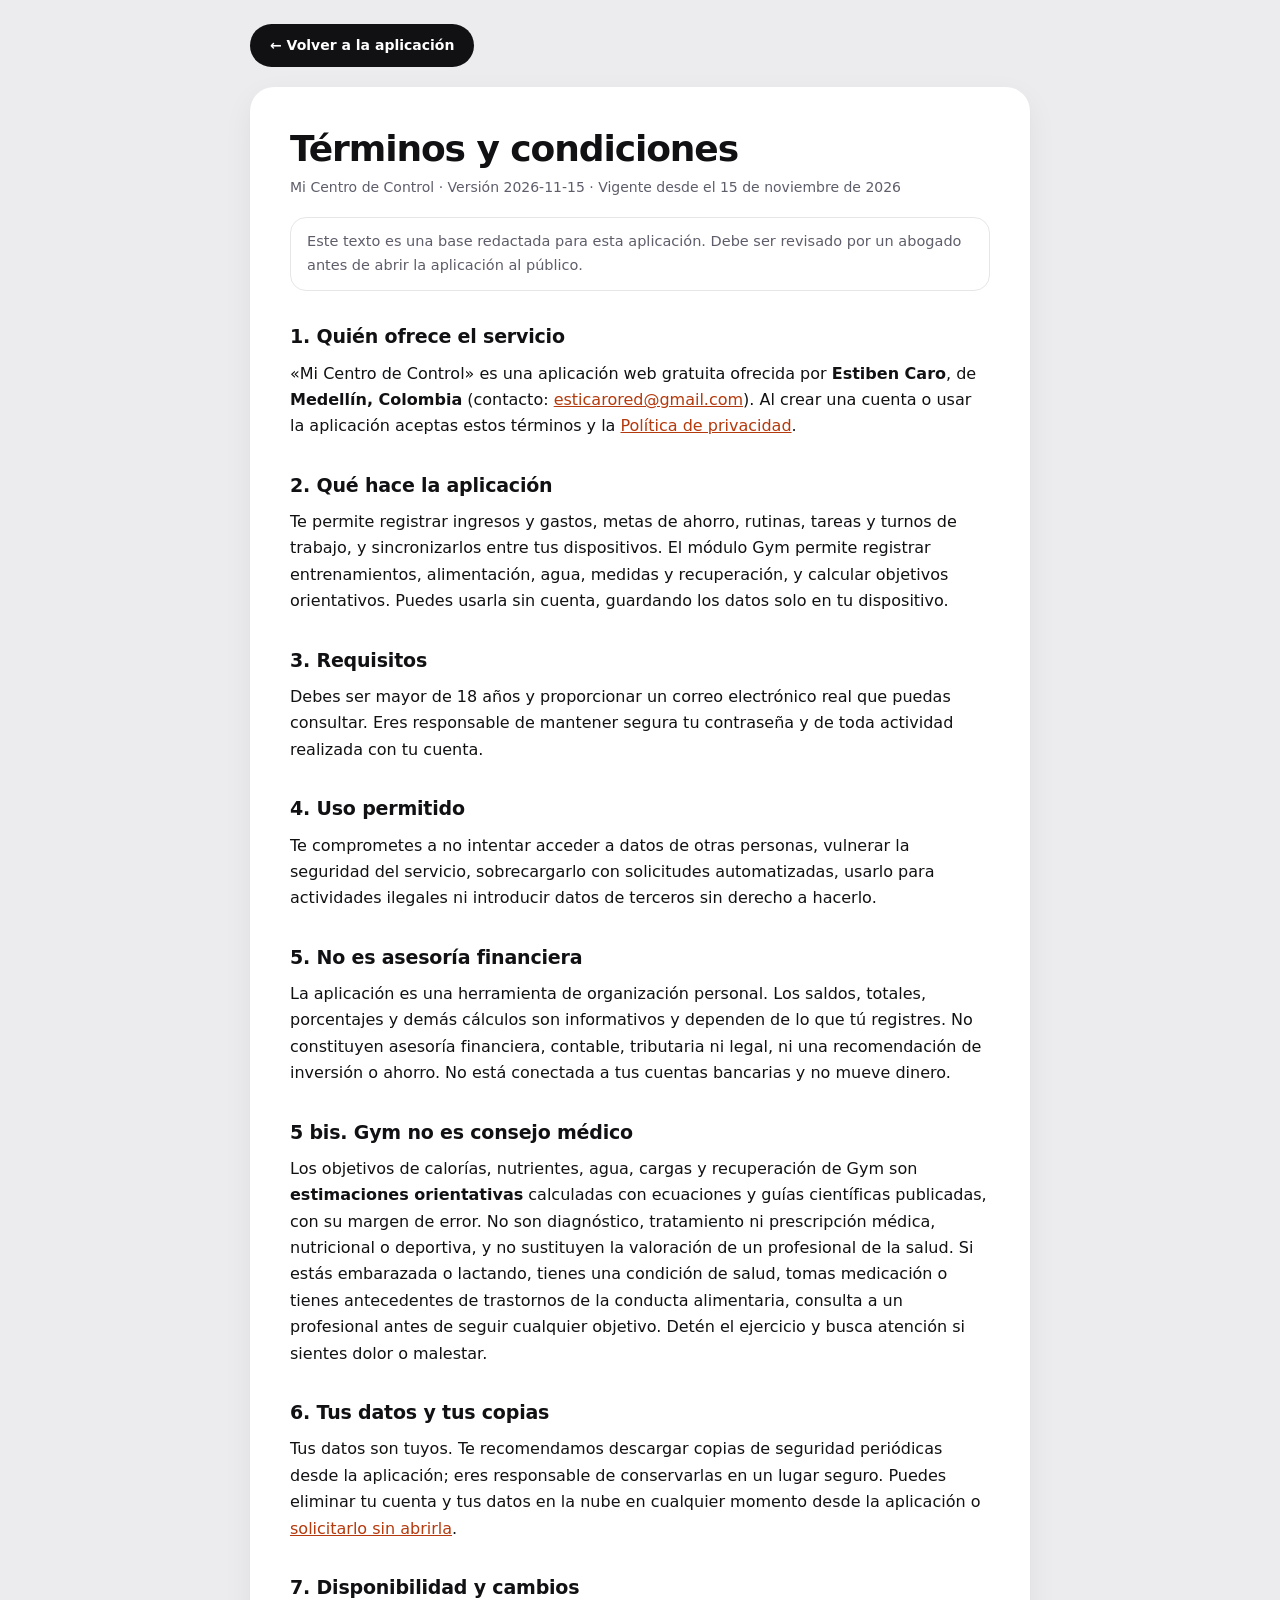
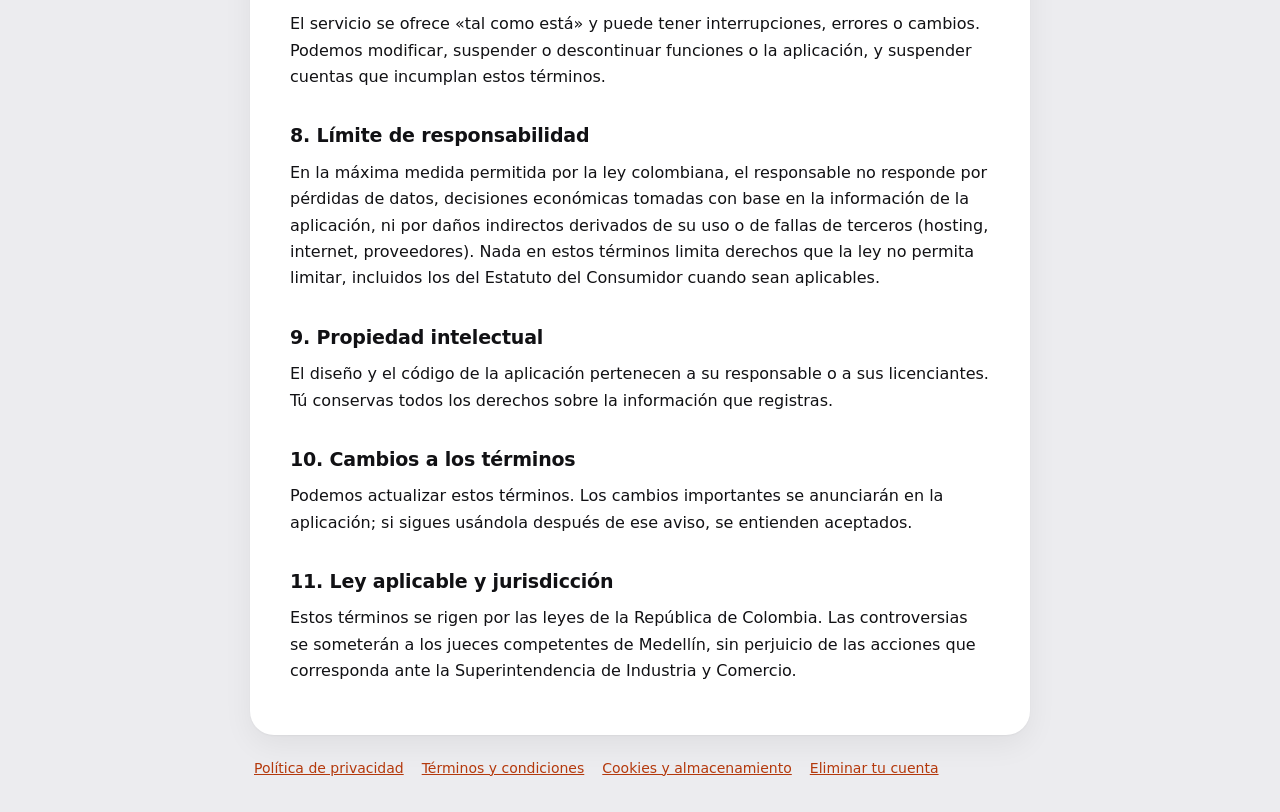
<file: terminos.html>
<!DOCTYPE html>
<html lang="es">
<head>
<meta charset="utf-8">
<meta name="viewport" content="width=device-width, initial-scale=1, viewport-fit=cover">
<meta http-equiv="Content-Security-Policy" content="default-src 'none'; style-src 'unsafe-inline'; img-src 'self' data:; base-uri 'none'; form-action 'none'">
<meta name="referrer" content="no-referrer">
<meta name="description" content="Condiciones de uso de la aplicación Mi Centro de Control.">
<meta name="theme-color" content="#ececef">
<title>Términos y condiciones · Mi Centro de Control</title>
<style>
:root{color-scheme:light dark;--bg:#ececef;--card:#fff;--tx:#111114;--mut:#5e5e6b;--acx:#b4390c;--line:rgba(17,17,24,.1);--pb:#111114;--pt:#fff;--sh:0 1px 2px rgba(17,17,24,.04),0 10px 30px rgba(17,17,24,.06)}
@media(prefers-color-scheme:dark){:root{--bg:#0c0c0f;--card:#16161b;--tx:#f4f4f6;--mut:#a2a2b0;--acx:#ff8a60;--line:rgba(255,255,255,.1);--pb:#f4f4f6;--pt:#111114;--sh:none}}
*{box-sizing:border-box}html{-webkit-text-size-adjust:100%}
body{margin:0;background:var(--bg);color:var(--tx);font:16px/1.65 Inter,"Segoe UI",system-ui,-apple-system,Roboto,sans-serif;padding:max(16px,env(safe-area-inset-top)) 16px max(32px,env(safe-area-inset-bottom))}
.wrap{max-width:780px;margin:0 auto}
.top{display:flex;justify-content:space-between;align-items:center;gap:12px;flex-wrap:wrap;margin:8px 0 20px}
.back{display:inline-block;background:var(--pb);color:var(--pt);text-decoration:none;font-weight:600;font-size:14px;padding:10px 20px;border-radius:999px}
article{background:var(--card);border-radius:24px;padding:clamp(20px,4vw,40px);box-shadow:var(--sh)}
h1{font-size:clamp(26px,5vw,36px);line-height:1.2;letter-spacing:-.03em;margin:0 0 6px}
h2{font-size:19px;margin:30px 0 8px;letter-spacing:-.01em}
.meta{color:var(--mut);font-size:14px;margin:0 0 18px}
p,li{margin:0 0 10px}ul{padding-left:22px;margin:0 0 10px}
a{color:var(--acx);text-decoration:underline}a:focus-visible,.back:focus-visible{outline:3px solid var(--acx);outline-offset:3px;border-radius:4px}
table{width:100%;border-collapse:collapse;font-size:14.5px;margin:6px 0 12px}th,td{text-align:left;border-bottom:1px solid var(--line);padding:9px 8px;vertical-align:top}th{font-weight:600}
.scroll{overflow-x:auto}
mark{background:#fde68a;color:#1a1300;padding:0 4px;border-radius:4px;font-weight:600}
.note{border:1px solid var(--line);border-radius:16px;padding:12px 16px;font-size:14.5px;color:var(--mut);margin:14px 0}
footer{margin:22px 4px 0;font-size:14px;color:var(--mut);display:flex;gap:6px 18px;flex-wrap:wrap}
</style>
</head>
<body>
<div class="wrap">
<div class="top"><a class="back" href="./index.html">← Volver a la aplicación</a></div>
<main><article>
<h1>Términos y condiciones</h1>
<p class="meta">Mi Centro de Control · Versión 2026-11-15 · Vigente desde el 15 de noviembre de 2026</p>

<div class="note">Este texto es una base redactada para esta aplicación. Debe ser revisado por un abogado antes de abrir la aplicación al público.</div>
<h2>1. Quién ofrece el servicio</h2>
<p>«Mi Centro de Control» es una aplicación web gratuita ofrecida por <strong>Estiben Caro</strong>, de <strong>Medellín, Colombia</strong> (contacto: <a href="mailto:esticarored@gmail.com">esticarored@gmail.com</a>). Al crear una cuenta o usar la aplicación aceptas estos términos y la <a href="./privacidad.html">Política de privacidad</a>.</p>
<h2>2. Qué hace la aplicación</h2>
<p>Te permite registrar ingresos y gastos, metas de ahorro, rutinas, tareas y turnos de trabajo, y sincronizarlos entre tus dispositivos. El módulo Gym permite registrar entrenamientos, alimentación, agua, medidas y recuperación, y calcular objetivos orientativos. Puedes usarla sin cuenta, guardando los datos solo en tu dispositivo.</p>
<h2>3. Requisitos</h2>
<p>Debes ser mayor de 18 años y proporcionar un correo electrónico real que puedas consultar. Eres responsable de mantener segura tu contraseña y de toda actividad realizada con tu cuenta.</p>
<h2>4. Uso permitido</h2>
<p>Te comprometes a no intentar acceder a datos de otras personas, vulnerar la seguridad del servicio, sobrecargarlo con solicitudes automatizadas, usarlo para actividades ilegales ni introducir datos de terceros sin derecho a hacerlo.</p>
<h2>5. No es asesoría financiera</h2>
<p>La aplicación es una herramienta de organización personal. Los saldos, totales, porcentajes y demás cálculos son informativos y dependen de lo que tú registres. No constituyen asesoría financiera, contable, tributaria ni legal, ni una recomendación de inversión o ahorro. No está conectada a tus cuentas bancarias y no mueve dinero.</p>
<h2>5 bis. Gym no es consejo médico</h2>
<p>Los objetivos de calorías, nutrientes, agua, cargas y recuperación de Gym son <strong>estimaciones orientativas</strong> calculadas con ecuaciones y guías científicas publicadas, con su margen de error. No son diagnóstico, tratamiento ni prescripción médica, nutricional o deportiva, y no sustituyen la valoración de un profesional de la salud. Si estás embarazada o lactando, tienes una condición de salud, tomas medicación o tienes antecedentes de trastornos de la conducta alimentaria, consulta a un profesional antes de seguir cualquier objetivo. Detén el ejercicio y busca atención si sientes dolor o malestar.</p>
<h2>6. Tus datos y tus copias</h2>
<p>Tus datos son tuyos. Te recomendamos descargar copias de seguridad periódicas desde la aplicación; eres responsable de conservarlas en un lugar seguro. Puedes eliminar tu cuenta y tus datos en la nube en cualquier momento desde la aplicación o <a href="./borrar-cuenta.html">solicitarlo sin abrirla</a>.</p>
<h2>7. Disponibilidad y cambios</h2>
<p>El servicio se ofrece «tal como está» y puede tener interrupciones, errores o cambios. Podemos modificar, suspender o descontinuar funciones o la aplicación, y suspender cuentas que incumplan estos términos.</p>
<h2>8. Límite de responsabilidad</h2>
<p>En la máxima medida permitida por la ley colombiana, el responsable no responde por pérdidas de datos, decisiones económicas tomadas con base en la información de la aplicación, ni por daños indirectos derivados de su uso o de fallas de terceros (hosting, internet, proveedores). Nada en estos términos limita derechos que la ley no permita limitar, incluidos los del Estatuto del Consumidor cuando sean aplicables.</p>
<h2>9. Propiedad intelectual</h2>
<p>El diseño y el código de la aplicación pertenecen a su responsable o a sus licenciantes. Tú conservas todos los derechos sobre la información que registras.</p>
<h2>10. Cambios a los términos</h2>
<p>Podemos actualizar estos términos. Los cambios importantes se anunciarán en la aplicación; si sigues usándola después de ese aviso, se entienden aceptados.</p>
<h2>11. Ley aplicable y jurisdicción</h2>
<p>Estos términos se rigen por las leyes de la República de Colombia. Las controversias se someterán a los jueces competentes de Medellín, sin perjuicio de las acciones que corresponda ante la Superintendencia de Industria y Comercio.</p>

</article></main>
<footer><a href="./privacidad.html">Política de privacidad</a><a href="./terminos.html">Términos y condiciones</a><a href="./cookies.html">Cookies y almacenamiento</a><a href="./borrar-cuenta.html">Eliminar tu cuenta</a></footer>
</div>
</body>
</html>
</file>
<file: css/app.css>
/* =========================================================================
   Mi Centro de Control — sistema de diseño
   Papel verde-gris, tinta casi negra con matiz verde y un solo acento: el
   verde de cuenta. El único elemento llamativo es el panel «Disponible»;
   todo lo demás es plano, con bordes finos y sin sombras decorativas.
   ========================================================================= */
@font-face{font-family:'Manrope';font-style:normal;font-display:swap;font-weight:200 800;src:url(../fonts/manrope-latin-wght-normal.woff2) format('woff2');unicode-range:U+0000-00FF,U+0131,U+0152-0153,U+02BB-02BC,U+02C6,U+02DA,U+02DC,U+0304,U+0308,U+0329,U+2000-206F,U+20AC,U+2122,U+2191,U+2193,U+2212,U+2215,U+FEFF,U+FFFD}
@font-face{font-family:'Manrope';font-style:normal;font-display:swap;font-weight:200 800;src:url(../fonts/manrope-latin-ext-wght-normal.woff2) format('woff2');unicode-range:U+0100-02BA,U+02BD-02C5,U+02C7-02CC,U+02CE-02D7,U+02DD-02FF,U+0304,U+0308,U+0329,U+1D00-1DBF,U+1E00-1E9F,U+1EF2-1EFF,U+2020,U+20A0-20AB,U+20AD-20C0,U+2113,U+2C60-2C7F,U+A720-A7FF}

:root{
  color-scheme:light;
  --paper:#f3f5f2; --surface:#ffffff; --surface-2:#eef1ed; --ink:#17211d; --muted:#5b6964; --line:#dde3df; --line-strong:#c7d0cb;
  --accent:#0b6b55; --accent-ink:#ffffff; --accent-soft:#e1efe9;
  --hero:#0d3a2f; --hero-ink:#f1f7f4; --hero-muted:#a9c7bc; --hero-line:rgba(241,247,244,.16);
  --ok:#1d7a4c; --bad:#a63d2a; --warn:#8a5a00; --info:#2f5f8a;
  --ok-soft:#e3f2e9; --bad-soft:#f8e7e2; --warn-soft:#f6edd9; --info-soft:#e4edf6;
  --rib-gas:#e08b6d; --rib-save:#7fd0b2; --rib-free:rgba(241,247,244,.22);
  --r-lg:16px; --r-md:12px; --r-sm:9px;
  --fs-xs:12px; --fs-sm:13px; --fs-md:15px; --fs-lg:17px; --fs-xl:20px; --fs-2xl:26px; --fs-3xl:34px; --fs-hero:44px;
  --gap:16px; --tap:44px;
  --font:'Manrope',system-ui,-apple-system,"Segoe UI",Roboto,sans-serif;
}
:root[data-theme=dark]{
  color-scheme:dark;
  --paper:#0f1513; --surface:#161e1b; --surface-2:#1c2622; --ink:#e6ece9; --muted:#97a6a0; --line:#26322d; --line-strong:#34433d;
  --accent:#4fc4a0; --accent-ink:#06231b; --accent-soft:#183a30;
  --hero:#123b31; --hero-ink:#eef6f2; --hero-muted:#9ec2b5;
  --ok:#6bd39b; --bad:#f08a74; --warn:#e8b55a; --info:#8db8e0;
  --ok-soft:#173026; --bad-soft:#3a201a; --warn-soft:#352a14; --info-soft:#18283a;
}
@media (prefers-color-scheme:dark){:root:not([data-theme=light]){
  color-scheme:dark;
  --paper:#0f1513; --surface:#161e1b; --surface-2:#1c2622; --ink:#e6ece9; --muted:#97a6a0; --line:#26322d; --line-strong:#34433d;
  --accent:#4fc4a0; --accent-ink:#06231b; --accent-soft:#183a30;
  --hero:#123b31; --hero-ink:#eef6f2; --hero-muted:#9ec2b5;
  --ok:#6bd39b; --bad:#f08a74; --warn:#e8b55a; --info:#8db8e0;
  --ok-soft:#173026; --bad-soft:#3a201a; --warn-soft:#352a14; --info-soft:#18283a;
}}

/* ---- Base ---- */
*,*::before,*::after{box-sizing:border-box}
html{-webkit-text-size-adjust:100%;scroll-padding-top:80px}
body{margin:0;background:var(--paper);color:var(--ink);font:500 var(--fs-md)/1.5 var(--font);font-variant-numeric:tabular-nums;-webkit-font-smoothing:antialiased;overflow-x:hidden}
h1,h2,h3{margin:0;font-weight:700;letter-spacing:-.015em}
button,input,select,textarea{font:inherit;color:inherit}
a{color:var(--accent)}
.i{flex:none}
button svg,button span{pointer-events:none}
.visually-hidden{position:absolute!important;width:1px;height:1px;overflow:hidden;clip:rect(0 0 0 0);white-space:nowrap}
.skip{position:absolute;left:12px;top:-60px;z-index:50;background:var(--accent);color:var(--accent-ink);padding:10px 14px;border-radius:var(--r-sm);font-weight:700;text-decoration:none}
.skip:focus{top:12px}
:focus-visible{outline:2px solid var(--accent);outline-offset:2px}
[hidden]{display:none!important}

/* ---- Estructura ---- */
.shell{display:grid;grid-template-columns:236px minmax(0,1fr);gap:32px;max-width:1240px;margin:0 auto;padding:20px 24px 40px}
.side{position:sticky;top:20px;align-self:start;display:flex;flex-direction:column;gap:18px;min-height:calc(100vh - 40px)}
.brand{display:flex;align-items:center;gap:10px;font-weight:800;font-size:var(--fs-md);line-height:1.15;padding:4px 8px}
.logo{width:28px;height:28px;border-radius:8px;background:var(--accent);flex:none;position:relative}
.logo::after{content:"";position:absolute;inset:8px 8px 8px 8px;border:2px solid var(--accent-ink);border-radius:50%;border-right-color:transparent;transform:rotate(-45deg)}
.quick-btn{width:100%}
#nav{display:flex;flex-direction:column;gap:2px}
#nav button,#nav a.nav-link{display:flex;align-items:center;gap:12px;width:100%;min-height:42px;padding:9px 12px;border:0;border-radius:var(--r-sm);background:none;color:var(--muted);font-weight:600;text-align:left;cursor:pointer;text-decoration:none}
#nav a.nav-link{margin-top:6px;border-top:1px solid var(--line);border-radius:0 0 var(--r-sm) var(--r-sm);padding-top:13px}
#nav a.nav-link:hover{color:var(--ink);background:var(--surface-2)}
.more-item{text-decoration:none}
#nav button:hover{background:var(--surface-2);color:var(--ink)}
#nav button.on{color:var(--ink)}
#nav button{position:relative;z-index:1}
#nav button.on .i{color:var(--accent)}
.side-foot{margin-top:auto}
.side-foot .g{width:100%;justify-content:flex-start}
main{min-width:0}
.topbar{display:flex;align-items:center;justify-content:space-between;gap:12px;min-height:40px;margin-bottom:18px}
.topbar-brand{display:none;align-items:center;gap:8px;font-weight:800}
.topbar-brand .logo{width:24px;height:24px;border-radius:7px}
.topbar-brand .logo::after{inset:6px}
.topbar-date{color:var(--muted);font-size:var(--fs-sm)}
.topbar-date::first-letter,.ph p::first-letter,.hero-month-head span:first-child::first-letter{text-transform:uppercase}
.tabbar{display:none}

/* ---- Encabezado de página ---- */
.ph{margin:0 0 20px}
.ph h1{font-size:var(--fs-3xl);line-height:1.1;letter-spacing:-.03em}
.ph h1:focus{outline:none}
.ph h1:focus-visible{outline:2px solid var(--accent);outline-offset:4px;border-radius:4px}
.ph p{display:none;margin:6px 0 0;color:var(--muted)}

/* ---- Superficies ---- */
.card{background:var(--surface);border:1px solid var(--line);border-radius:var(--r-lg);padding:20px;margin-bottom:var(--gap);min-width:0}
.card h2,h2{display:flex;align-items:center;justify-content:space-between;gap:10px;font-size:var(--fs-lg);margin:0 0 12px}
h3{font-size:var(--fs-md);margin:0 0 6px}
.grid{display:grid;grid-template-columns:repeat(auto-fit,minmax(170px,1fr));gap:12px;margin-bottom:var(--gap)}
.grid .card{margin:0;padding:16px}
.cols,.dash-grid{display:grid;grid-template-columns:repeat(2,minmax(0,1fr));gap:var(--gap);align-items:start;margin-bottom:var(--gap)}
.cols .card,.dash-grid .card{margin:0}
.cols .wide{grid-column:1/-1}
.k{color:var(--muted);font-size:var(--fs-sm);font-weight:500}
.v{font-size:var(--fs-2xl);font-weight:800;letter-spacing:-.02em;margin-top:2px;overflow-wrap:anywhere}
.big{font-size:var(--fs-3xl);font-weight:800;letter-spacing:-.03em;line-height:1.1;margin:4px 0 16px}
.stats{display:grid;grid-template-columns:repeat(auto-fit,minmax(150px,1fr));gap:14px}
.stats>div{min-width:0}
.stats b{display:block;font-size:var(--fs-lg);font-weight:700;margin-top:2px;overflow-wrap:anywhere}
.stats small{display:block;color:var(--muted);font-size:var(--fs-xs);margin-top:3px}
.ok{color:var(--ok)}.bad{color:var(--bad)}.warn{color:var(--warn)}
.empty{color:var(--muted);padding:20px 14px;text-align:center;border:1px dashed var(--line-strong);border-radius:var(--r-md);font-size:var(--fs-sm)}
.more-note{margin:8px 0 0}

/* ---- Filas y listas ---- */
.row{display:flex;flex-wrap:wrap;align-items:center;gap:12px;padding:12px 0;border-top:1px solid var(--line)}
.row:first-child,h2+.row,.dh+.row,.k+.row,.bar+.row,.report-note+.row{border-top:0}
.row .g1{flex:1 1 160px;min-width:0}
.row small{display:block;color:var(--muted);font-size:var(--fs-sm)}
.row .t{overflow-wrap:anywhere}
.ti{width:34px;height:34px;display:grid;place-items:center;flex:none;border-radius:10px;background:var(--surface-2);color:var(--muted)}
.ti.in{background:var(--ok-soft);color:var(--ok)}
.ti.ti-bad{background:var(--bad-soft);color:var(--bad)}
.amt{font-weight:700;white-space:nowrap;margin-left:auto}
.nu-neutral{color:var(--muted)}
.dh{font-size:var(--fs-xs);font-weight:700;color:var(--muted);padding:16px 0 2px;text-transform:capitalize}
.done .t{text-decoration:line-through;color:var(--muted)}
.tag{display:inline-block;font-size:var(--fs-xs);font-weight:600;border-radius:99px;padding:1px 9px;background:var(--surface-2);color:var(--muted)}
.lk{background:none;border:0;color:var(--accent);font-size:var(--fs-sm);font-weight:700;cursor:pointer;padding:6px 8px;margin:-6px -8px;border-radius:var(--r-sm);white-space:nowrap}
.lk:hover{background:var(--accent-soft)}

/* ---- Barras ---- */
.bar{height:8px;background:var(--surface-2);border-radius:99px;overflow:hidden;margin:8px 0}
.bar i{display:block;height:100%;background:var(--accent);border-radius:99px;transition:width .5s ease}
.cb{display:flex;align-items:center;gap:12px;margin:10px 0;font-size:var(--fs-sm)}
.cb>span:first-child{width:120px;color:var(--muted);overflow:hidden;text-overflow:ellipsis;white-space:nowrap}
.cb>span:last-child{min-width:96px;text-align:right;font-weight:700}
.cb .bar{flex:1;margin:0}
.cb label{display:flex;align-items:center;gap:7px;min-height:var(--tap);padding:6px 12px;border:1px solid var(--line);border-radius:99px;background:var(--surface-2);font-weight:600;cursor:pointer}

/* ---- Formularios ---- */
form{display:grid;grid-template-columns:repeat(auto-fit,minmax(170px,1fr));gap:12px;align-items:end;margin-bottom:8px}
.fl,label.k{display:grid;gap:6px;font-size:var(--fs-sm);color:var(--muted);font-weight:600}
input,select,textarea{width:100%;min-height:var(--tap);padding:10px 12px;border:1px solid var(--line-strong);border-radius:var(--r-sm);background:var(--surface);color:var(--ink);font-size:16px;font-weight:500;outline:0;transition:border-color .15s,box-shadow .15s}
input:focus,select:focus,textarea:focus{border-color:var(--accent);box-shadow:0 0 0 3px var(--accent-soft)}
input::placeholder{color:var(--muted);opacity:.8}
input[type=date],input[type=time],input[type=month]{min-width:0}
input[type=checkbox]{appearance:none;-webkit-appearance:none;width:24px;height:24px;min-height:0;padding:0;flex:none;display:grid;place-content:center;border:1.5px solid var(--line-strong);border-radius:7px;background:var(--surface);cursor:pointer}
input[type=checkbox]:checked{background:var(--accent);border-color:var(--accent)}
input[type=checkbox]:checked::after{content:"";width:10px;height:6px;border:2.2px solid var(--accent-ink);border-top:0;border-right:0;transform:translateY(-1px) rotate(-45deg)}
.row input[type=checkbox]{width:26px;height:26px}
button.b,button.g,label.g{display:inline-flex;align-items:center;justify-content:center;gap:8px;min-height:var(--tap);padding:10px 18px;border-radius:var(--r-sm);font-weight:700;cursor:pointer;text-decoration:none;white-space:nowrap}
button.b{border:0;background:var(--accent);color:var(--accent-ink)}
button.b:hover{filter:brightness(1.07)}
button.b:active,button.g:active{transform:translateY(1px)}
button.g,label.g{border:1px solid var(--line-strong);background:var(--surface);color:var(--ink);padding:8px 14px;font-size:var(--fs-sm)}
button.g:hover,label.g:hover{background:var(--surface-2)}
button.ic-b{width:var(--tap);padding:0}
.row button.g{min-height:38px}
.row button.ic-b{width:38px}
button.danger,.b.danger{color:var(--bad)}
button.b.danger{background:var(--bad);color:#fff}
button:disabled{opacity:.55;cursor:not-allowed}
.seg{display:inline-grid;grid-auto-flow:column;grid-auto-columns:1fr;gap:2px;padding:3px;border:1px solid var(--line);border-radius:var(--r-md);background:var(--surface-2)}
.seg label{position:relative;cursor:pointer}
.seg input{position:absolute;opacity:0;width:0;height:0;min-height:0;padding:0;border:0}
.seg span{display:block;min-height:38px;padding:8px 16px;border-radius:var(--r-sm);color:var(--muted);font-weight:700;font-size:var(--fs-sm);text-align:center}
.seg input:checked+span{background:var(--surface);color:var(--ink);box-shadow:0 0 0 1px var(--line)}
.seg input:focus-visible+span{outline:2px solid var(--accent)}
.seg-wide{display:grid;width:100%}
.tx-form .seg{grid-column:1/-1;justify-self:start}
.schedule-form,.budget-form{display:grid;grid-template-columns:repeat(auto-fit,minmax(150px,1fr));gap:12px;align-items:end}
.budget-status{font-size:var(--fs-xs);font-weight:700;margin-top:2px}
.budget-status.good{color:var(--muted)}.budget-status.warn{color:var(--warn)}.budget-status.bad{color:var(--bad)}

/* ---- Inicio: panel «Disponible» (el elemento protagonista) ---- */
.hero{display:grid;grid-template-columns:minmax(0,1fr) minmax(0,1.15fr);gap:28px;padding:26px 28px;margin-bottom:var(--gap);border-radius:20px;background:var(--hero);color:var(--hero-ink)}
.hero-label{font-size:var(--fs-sm);font-weight:700;color:var(--hero-muted)}
.hero-amount{font-size:var(--fs-hero);font-weight:800;letter-spacing:-.04em;line-height:1.05;margin:6px 0 10px;overflow-wrap:anywhere}
.hero-amount.neg{color:#ffb3a1}
.hero-note{margin:0;max-width:34ch;color:var(--hero-muted);font-size:var(--fs-sm)}
.hero-month{display:flex;flex-direction:column;gap:12px;padding-left:28px;border-left:1px solid var(--hero-line)}
.hero-month-head{display:flex;justify-content:space-between;gap:12px;flex-wrap:wrap;font-size:var(--fs-sm);font-weight:700}
.hero-month-head span:first-child{display:inline-block}
.hero-month-head span:last-child{color:var(--hero-muted);font-weight:600}
.ribbon{display:flex;height:14px;border-radius:99px;overflow:hidden;background:var(--rib-free);gap:2px}
.ribbon i{display:block;height:100%}
.rib-gas{background:var(--rib-gas)}.rib-save{background:var(--rib-save)}.rib-free{background:transparent}
.hero-legend{display:grid;grid-template-columns:repeat(3,minmax(0,1fr));gap:12px 16px;margin:0}
.hero-legend div{min-width:0}
.hero-legend dt{display:flex;align-items:center;gap:6px;font-size:var(--fs-xs);color:var(--hero-muted);font-weight:600}
.hero-legend dd{margin:2px 0 0;font-weight:700;font-size:var(--fs-md);overflow-wrap:anywhere}
.hero-legend dd small{display:block;font-size:11px;font-weight:600;color:var(--hero-muted)}
.hero-legend dd small.bad{color:#ffb3a1}.hero-legend dd small.ok{color:var(--rib-save)}
.dot{width:8px;height:8px;border-radius:50%;display:inline-block}
.dot-in{background:var(--hero-ink)}.dot-gas{background:var(--rib-gas)}.dot-save{background:var(--rib-save)}

/* ---- Alertas ---- */
.alerts{display:grid;gap:8px;margin-bottom:var(--gap)}
.alert{display:flex;align-items:center;gap:12px;width:100%;min-height:56px;padding:10px 14px;border:1px solid var(--line);border-left-width:4px;border-radius:var(--r-md);background:var(--surface);color:var(--ink);text-align:left;cursor:pointer}
.alert:hover{background:var(--surface-2)}
.alert-text{flex:1;min-width:0}
.alert-text b{display:block;font-size:var(--fs-sm)}
.alert-text small{display:block;color:var(--muted);font-size:var(--fs-xs)}
.alert-ico{width:32px;height:32px;display:grid;place-items:center;flex:none;border-radius:9px}
.alert-bad{border-left-color:var(--bad)}.alert-bad .alert-ico{background:var(--bad-soft);color:var(--bad)}
.alert-warn{border-left-color:var(--warn)}.alert-warn .alert-ico{background:var(--warn-soft);color:var(--warn)}
.alert-info{border-left-color:var(--info)}.alert-info .alert-ico{background:var(--info-soft);color:var(--info)}
.goal-mini{margin-top:12px}
.goal-mini-head{display:flex;justify-content:space-between;gap:10px}
.goal-mini-head span{font-weight:800;color:var(--accent)}

/* ---- Selector de vista (Informes) ---- */
.view-switch{display:inline-flex;gap:2px;padding:3px;margin-bottom:var(--gap);border:1px solid var(--line);border-radius:var(--r-md);background:var(--surface-2)}
.view-switch button{min-height:40px;padding:8px 16px;border:0;border-radius:var(--r-sm);background:none;color:var(--muted);font-weight:700;cursor:pointer}
.view-switch button[aria-selected=true]{background:var(--surface);color:var(--ink);box-shadow:0 0 0 1px var(--line)}

/* ---- Indicador de guardado ---- */
.sync-pill{display:inline-flex;align-items:center;gap:8px;min-height:36px;max-width:100%;padding:6px 12px;border:1px solid var(--line);border-radius:99px;background:var(--surface);color:var(--ink);font-size:var(--fs-sm);font-weight:700;cursor:pointer;white-space:nowrap;overflow:hidden;text-overflow:ellipsis}
.sync-pill i{width:9px;height:9px;flex:none;border-radius:50%;background:var(--muted)}
.sync-pill span{overflow:hidden;text-overflow:ellipsis}
.sync-pill[data-state=saved] i{background:var(--ok)}
.sync-pill[data-state=pending] i,.sync-pill[data-state=saving] i,.sync-pill[data-state=syncing] i,.sync-pill[data-state=offline] i{background:var(--warn)}
.sync-pill[data-state=saving] i,.sync-pill[data-state=syncing] i{animation:pulse 1s ease-in-out infinite}
.sync-pill[data-state=error]{color:var(--bad);border-color:var(--bad)}.sync-pill[data-state=error] i{background:var(--bad)}
@keyframes pulse{50%{opacity:.3}}

/* ---- Cuenta ---- */
#cloudPanel .cloud-grid{display:grid;grid-template-columns:repeat(auto-fit,minmax(200px,1fr));gap:12px;align-items:end}
#cloudPanel .cloud-msg{font-size:var(--fs-sm);color:var(--muted);margin:6px 0 12px}
#cloudPanel .cloud-actions{display:flex;flex-wrap:wrap;gap:8px;grid-column:1/-1}
#cloudPanel .cloud-hidden{display:none!important}
#cloudPanel[aria-busy=true]{border-color:var(--accent)}
.backup{margin-top:20px;padding-top:18px;border-top:1px solid var(--line)}
.consent{display:flex;align-items:flex-start;gap:10px;grid-column:1/-1;font-size:var(--fs-xs);line-height:1.5;color:var(--muted)}
.consent input{margin-top:2px}
.consent a,.legal a{color:var(--accent)}
.legal{display:flex;justify-content:center;flex-wrap:wrap;gap:16px;padding:24px 8px;font-size:var(--fs-xs);color:var(--muted)}

/* ---- Hojas y diálogos ---- */
dialog{border:0;padding:0;color:var(--ink);background:var(--surface)}
dialog::backdrop{background:rgba(10,20,16,.45)}
.dialog{width:min(440px,calc(100vw - 32px));border-radius:var(--r-lg);box-shadow:0 24px 60px rgba(0,0,0,.25)}
.dialog form{display:block;padding:22px;margin:0}
.dialog h2{margin-bottom:8px}
.dialog p{margin:0 0 16px;color:var(--muted)}
.dialog p:empty{display:none}
#uiField:not(:empty){margin-bottom:16px}
.dialog-actions{display:flex;justify-content:flex-end;flex-wrap:wrap;gap:8px}
.sheet{width:min(520px,calc(100vw - 32px));max-height:min(88vh,760px);border-radius:var(--r-lg);padding:20px;box-shadow:0 24px 60px rgba(0,0,0,.25)}
.sheet-head{display:flex;align-items:center;justify-content:space-between;gap:10px;margin-bottom:14px}
.sheet-head h2{margin:0}
.quick-form{display:grid;grid-template-columns:1fr;gap:12px;margin:0}
.quick-links{display:flex;justify-content:space-between;flex-wrap:wrap;gap:8px;padding-top:4px}
.quick-links .lk{margin:0}
.more-list{display:grid;gap:4px}
.more-item{display:flex;align-items:center;gap:14px;width:100%;min-height:52px;padding:10px 12px;border:0;border-radius:var(--r-md);background:none;color:var(--ink);font-weight:700;text-align:left;cursor:pointer}
.more-item span{flex:1}
.more-item:hover,.more-item.on{background:var(--surface-2)}
.more-item.on .i:first-child{color:var(--accent)}
@media (prefers-reduced-motion:no-preference){
  dialog[open]{animation:dialog-in .18s ease-out}
}
@keyframes dialog-in{from{opacity:0;transform:translateY(8px)}}
@keyframes view-in{from{opacity:0}}

#toast{position:fixed;left:50%;bottom:24px;z-index:60;transform:translate(-50%,12px);max-width:calc(100vw - 32px);padding:11px 16px;border-radius:var(--r-md);background:var(--ink);color:var(--paper);font-size:var(--fs-sm);font-weight:600;opacity:0;pointer-events:none;transition:opacity .2s,transform .2s}
#toast.show{opacity:1;transform:translate(-50%,0)}

/* ---- Informes y tendencias ---- */
.report-grid,.insight-grid{display:grid;grid-template-columns:repeat(2,minmax(0,1fr));gap:var(--gap);align-items:start;margin-bottom:var(--gap)}
.report-grid .card,.insight-grid>.card{margin:0;min-width:0}
.report-controls,.insight-controls{display:flex;justify-content:space-between;align-items:flex-end;gap:12px;flex-wrap:wrap}
.insight-controls h2{margin-bottom:2px}
.report-actions,.insight-filters{display:flex;gap:8px;flex-wrap:wrap;align-items:flex-end}
.report-controls input{max-width:220px}
.insight-filters input,.insight-filters select{min-width:150px}
.report-note{color:var(--muted);font-size:var(--fs-sm);margin:4px 0 10px}
.report-track{flex:1;min-width:60px;height:10px;border-radius:99px;overflow:hidden;background:var(--surface-2)}
.report-track i{display:block;height:100%;border-radius:99px;background:var(--accent)}
.report-track.expense i{background:var(--bad)}.report-track.income i{background:var(--ok)}
.report-row{display:flex;align-items:center;gap:10px;margin:12px 0}
.report-row>span:first-child{flex:0 0 112px;overflow:hidden;text-overflow:ellipsis;white-space:nowrap;color:var(--muted);font-size:var(--fs-sm)}
.report-row b{flex:0 0 104px;text-align:right;font-size:var(--fs-sm)}
.trend-svg,.insight-svg{display:block;width:100%;height:auto;overflow:visible;color:var(--muted)}
.trend-svg text,.insight-svg text{font-family:var(--font)}
.trend-values{display:grid;grid-template-columns:repeat(3,minmax(0,1fr));gap:8px;margin-top:8px}
.trend-values span{display:block;color:var(--muted);font-size:var(--fs-xs)}
.trend-values b{display:block;font-size:var(--fs-xs)}
.compare-item{padding:10px 0;border-top:1px solid var(--line)}
.compare-item:first-of-type{border-top:0}
.compare-head{display:flex;justify-content:space-between;gap:8px}
.compare-delta{font-size:var(--fs-xs);color:var(--muted)}
.compare-delta.good{color:var(--ok)}.compare-delta.bad{color:var(--bad)}
.insight-metrics{margin-bottom:var(--gap);padding:20px;border:1px solid var(--line);border-radius:var(--r-lg);background:var(--surface)}
.insight-item{padding:12px 0;border-top:1px solid var(--line)}
.insight-item:first-child{border-top:0}
.insight-item small{display:block;color:var(--muted);font-size:var(--fs-sm);margin-top:2px}
.insight-svg circle,.insight-svg rect{cursor:help}
.insight-legend{display:flex;flex-wrap:wrap;gap:14px;margin-top:8px;color:var(--muted);font-size:var(--fs-xs)}
.insight-legend span{display:flex;align-items:center;gap:6px}
.insight-legend i,.insight-category i{width:9px;height:9px;border-radius:50%;display:inline-block;flex:none}
.income-dot{background:var(--ok)}.expense-dot{background:var(--bad)}
.insight-donut-wrap{display:grid;grid-template-columns:minmax(130px,.8fr) minmax(170px,1.2fr);align-items:center;gap:12px}
.insight-donut{display:block;width:min(100%,220px);margin:auto}
.insight-category-list{display:grid;gap:2px;min-width:0}
.insight-category{display:grid;grid-template-columns:10px minmax(60px,1fr) auto auto;align-items:center;gap:8px;min-height:40px;padding:6px;border:0;border-radius:var(--r-sm);background:none;color:var(--ink);font-size:var(--fs-sm);text-align:left;cursor:pointer}
.insight-category:hover{background:var(--surface-2)}
.insight-category i{background:var(--cat-color)}
.insight-category span{overflow:hidden;text-overflow:ellipsis;white-space:nowrap}
.insight-category b{white-space:nowrap}
.insight-category small{color:var(--muted);text-align:right}
.insight-goals,.insight-budgets{display:grid;gap:12px}
.insight-goal{padding:12px;border:1px solid var(--line);border-radius:var(--r-md)}
.insight-goal-head,.insight-goal-values,.insight-budget-head{display:flex;justify-content:space-between;align-items:center;gap:8px}
.insight-goal-head span{color:var(--accent);font-weight:800}
.insight-goal small,.insight-goal-values,.insight-budget small{color:var(--muted);font-size:var(--fs-xs)}
.insight-budget .bar i.near{background:var(--warn)}.insight-budget .bar i.over{background:var(--bad)}
.insight-recommendations{display:grid;gap:8px}
.insight-recommendation{padding:12px 14px;border:1px solid var(--line);border-left:4px solid var(--info);border-radius:var(--r-md)}
.insight-recommendation.warn{border-left-color:var(--warn)}.insight-recommendation.bad{border-left-color:var(--bad)}
.insight-recommendation p{margin:4px 0 0;color:var(--muted);font-size:var(--fs-sm)}
.insight-footnote p{margin:6px 0 0;color:var(--muted);font-size:var(--fs-sm)}

/* ---- Metas ---- */
.section-title{margin:24px 0 12px;font-size:var(--fs-xl)}
.goal-head{display:flex;justify-content:space-between;align-items:flex-start;gap:12px}
.goal-head h2{margin:0 0 6px;display:block}
.goal-pct{font-size:var(--fs-2xl);font-weight:800;color:var(--accent);letter-spacing:-.02em}
.bar-lg{height:12px;margin:14px 0 10px}
.goal-numbers{margin:0 0 14px;color:var(--muted)}
.goal-numbers b{color:var(--ink)}
.goal-facts{display:grid;grid-template-columns:repeat(4,minmax(0,1fr));gap:12px;margin:0 0 16px;padding:14px;border-radius:var(--r-md);background:var(--surface-2)}
.goal-facts dt{font-size:var(--fs-xs);color:var(--muted);font-weight:600}
.goal-facts dd{margin:2px 0 0;font-size:var(--fs-sm);font-weight:700}
.goal-actions{margin:0 0 6px}
.goal-edit{padding:14px;margin:0 0 14px;border:1px dashed var(--line-strong);border-radius:var(--r-md)}
.goal-history{margin-top:10px}
.goal-history summary{cursor:pointer;font-weight:700;font-size:var(--fs-sm);min-height:var(--tap);display:flex;align-items:center}
.goal-tools{display:flex;flex-wrap:wrap;gap:8px;margin-top:12px;padding-top:12px;border-top:1px solid var(--line)}
.goal-form .seg{grid-column:1/-1}
.chip{display:inline-block;font-size:var(--fs-xs);font-weight:700;border-radius:99px;padding:2px 10px;background:var(--surface-2);color:var(--muted)}
.chip-ok{background:var(--ok-soft);color:var(--ok)}.chip-warn{background:var(--warn-soft);color:var(--warn)}.chip-bad{background:var(--bad-soft);color:var(--bad)}
/* ---- Turnos ---- */
.live-shift.on{border-color:var(--accent);background:linear-gradient(0deg,var(--accent-soft),var(--accent-soft)) padding-box}
.live-head{display:flex;align-items:flex-start;gap:12px}
.live-head h2{margin:0 0 4px}
.live-head p{margin:0}
.live-dot{width:12px;height:12px;margin-top:7px;flex:none;border-radius:50%;background:var(--accent);box-shadow:0 0 0 0 var(--accent)}
@media (prefers-reduced-motion:no-preference){.live-dot{animation:live 1.8s ease-out infinite}}
@keyframes live{0%{box-shadow:0 0 0 0 color-mix(in srgb,var(--accent) 60%,transparent)}100%{box-shadow:0 0 0 12px transparent}}
.live-warn{margin:10px 0 0;font-size:var(--fs-sm);font-weight:600}
.live-actions{display:flex;flex-wrap:wrap;align-items:center;gap:10px;margin-top:14px}
/* ---- Mi día ---- */
.agenda-head{display:flex;align-items:center;justify-content:space-between;gap:10px;margin-bottom:10px}
.agenda-title{text-align:center;min-width:0}
.agenda-title h2{display:block;margin:0}
.agenda-title span{color:var(--muted);font-size:var(--fs-sm)}
.agenda-title span::first-letter{text-transform:uppercase}
.i.flip{transform:rotate(180deg)}
.agenda-tools{display:flex;flex-wrap:wrap;align-items:flex-end;gap:10px;margin-bottom:8px}
.agenda-tools .fl{flex:0 1 200px}
.agenda-tools .k{margin-left:auto;padding-bottom:12px}
.next-up{display:flex;align-items:center;gap:10px;padding:10px 12px;margin:6px 0 4px;border-radius:var(--r-md);background:var(--accent-soft);color:var(--ink);font-size:var(--fs-sm)}
.next-up .i{color:var(--accent)}
.agenda-row{align-items:flex-start}
.agenda-time{width:46px;flex:none;padding-top:6px;font-weight:800;font-size:var(--fs-sm);color:var(--muted)}
.agenda-row>input[type=checkbox]{margin-top:4px}
.note-input{margin-top:6px;min-height:38px;padding:7px 10px;font-size:15px}
fieldset.days{grid-column:1/-1;display:flex;flex-wrap:wrap;gap:6px;margin:0;padding:0;border:0}
fieldset.days legend{width:100%;padding:0 0 6px;font-size:var(--fs-sm);font-weight:600;color:var(--muted)}
fieldset.days label{position:relative;cursor:pointer}
fieldset.days input{position:absolute;opacity:0;width:0;height:0}
fieldset.days span{display:grid;place-items:center;min-width:48px;min-height:var(--tap);padding:0 10px;border:1px solid var(--line-strong);border-radius:var(--r-sm);font-weight:700;font-size:var(--fs-sm);color:var(--muted)}
fieldset.days input:checked+span{background:var(--accent);border-color:var(--accent);color:var(--accent-ink)}
fieldset.days input:focus-visible+span{outline:2px solid var(--accent);outline-offset:2px}
.check-line{grid-column:1/-1;display:flex;align-items:center;gap:10px;font-size:var(--fs-sm);font-weight:600;cursor:pointer}

/* =========================================================================
   Movimiento y respuesta táctil
   Entrada escalonada (desenfoque → nítido), indicador deslizante, barras y anillos
   que se llenan, elevación al pasar el cursor y pulsación al tocar.
   ========================================================================= */
:root{--spring:cubic-bezier(.2,.9,.25,1.15);--smooth:cubic-bezier(.2,.8,.2,1)}
.nav-wrap{position:relative}
.nav-ind{position:absolute;left:0;right:0;top:0;height:42px;border-radius:var(--r-sm);background:var(--surface);box-shadow:inset 0 0 0 1px var(--line),0 6px 16px rgba(15,40,30,.06);opacity:0;pointer-events:none;transition:transform .42s var(--spring),height .3s var(--smooth),opacity .2s}
.ring{position:relative;display:inline-grid;place-items:center;flex:none}
.ring svg{position:absolute;inset:0}
.ring-bg{fill:none;stroke:var(--surface-2)}
.ring-fg{fill:none;stroke:var(--accent);stroke-linecap:round;transition:stroke-dashoffset .6s var(--smooth)}
.ring b{position:relative;font-size:var(--fs-sm);font-weight:800}
@media (prefers-reduced-motion:no-preference){
  #app.stagger>*{animation:enter .62s var(--smooth) both;animation-delay:calc(var(--i,0) * 70ms)}
  #app.stagger .ph h1{animation:title-in .7s var(--smooth) both}
  #app.stagger .bar i,#app.stagger .report-track i,#app.stagger .ribbon i{animation:grow 1s var(--smooth) both;animation-delay:calc(var(--i,0) * 70ms + .15s)}
  #app.stagger .ring-fg{animation:ring-fill 1.1s var(--smooth) both;animation-delay:.2s}
  #app.stagger .row:nth-child(-n+8),#app.stagger .alert{animation:row-in .5s var(--smooth) both}
  #app.stagger .row:nth-child(2){animation-delay:.12s}#app.stagger .row:nth-child(3){animation-delay:.16s}#app.stagger .row:nth-child(4){animation-delay:.2s}#app.stagger .row:nth-child(5){animation-delay:.24s}#app.stagger .row:nth-child(6){animation-delay:.28s}#app.stagger .row:nth-child(7){animation-delay:.32s}#app.stagger .row:nth-child(8){animation-delay:.36s}
  #app.stagger .alert:nth-child(2){animation-delay:.08s}#app.stagger .alert:nth-child(3){animation-delay:.16s}#app.stagger .alert:nth-child(4){animation-delay:.24s}
  #app.stagger .trend-svg polyline,#app.stagger .insight-svg polyline{stroke-dasharray:1400;animation:draw 1.3s var(--smooth) .25s both}
  #app.stagger .insight-svg rect{transform-box:fill-box;transform-origin:bottom;animation:bar-up .8s var(--spring) both}
  button.b,button.g,label.g,.alert,.more-item,.tabbar button,#nav button,.insight-category{transition:transform .18s var(--spring),background .2s,filter .2s,box-shadow .25s}
  button.b:active,button.g:active,label.g:active,.alert:active,.more-item:active,.tabbar button:active,#nav button:active{transform:scale(.96)}
  .tabbar .tab-add:active{transform:scale(.9) rotate(90deg)}
  input[type=checkbox]:checked:not(.switch){animation:pop .32s var(--spring)}
  dialog.dialog[open]{animation:dialog-pop .32s var(--spring)}
  dialog[open]::backdrop{animation:fade .25s ease-out}
  #toast.show{animation:toast-in .38s var(--spring)}
}
@media (hover:hover) and (prefers-reduced-motion:no-preference){
  .dash-grid .card,.goal-card,.alert,.insight-grid>.card,.report-grid .card,.live-shift{transition:transform .3s var(--spring),box-shadow .3s var(--smooth),border-color .3s}
  .dash-grid .card:hover,.goal-card:hover,.insight-grid>.card:hover,.report-grid .card:hover,.live-shift:hover{transform:translateY(-4px);box-shadow:0 14px 34px rgba(15,40,30,.10);border-color:var(--line-strong)}
  .alert:hover{transform:translateX(4px)}
  .hero{transition:transform .4s var(--spring),box-shadow .4s}
  .hero:hover{transform:translateY(-3px);box-shadow:0 22px 50px rgba(13,58,47,.28)}
  button.b:hover{transform:translateY(-1px);box-shadow:0 8px 20px color-mix(in srgb,var(--accent) 28%,transparent)}
  #nav button:hover:not(.on){transform:translateX(3px)}
}
@keyframes enter{from{opacity:0;transform:translateY(16px) scale(.985);filter:blur(8px)}to{opacity:1;transform:none;filter:none}}
@keyframes title-in{from{opacity:0;filter:blur(10px)}to{opacity:1;filter:none}}
@keyframes row-in{from{opacity:0;transform:translateX(-10px)}}
@keyframes grow{from{width:0}}
@keyframes ring-fill{from{stroke-dashoffset:var(--c)}}
@keyframes draw{from{stroke-dashoffset:1400}to{stroke-dashoffset:0}}
@keyframes bar-up{from{transform:scaleY(0)}}
@keyframes pop{0%{transform:scale(.7)}60%{transform:scale(1.15)}100%{transform:scale(1)}}
@keyframes dialog-pop{from{opacity:0;transform:translateY(14px) scale(.96)}}
@keyframes sheet-up{from{transform:translateY(100%)}}
@keyframes fade{from{opacity:0}}
@keyframes toast-in{from{opacity:0;transform:translate(-50%,18px) scale(.92)}}
/* Cambio de tema con revelado circular */
::view-transition-old(root),::view-transition-new(root){animation:none;mix-blend-mode:normal}
/* Interruptor (preferencias) */
.prefs{margin-top:20px;padding-top:18px;border-top:1px solid var(--line)}
.switch-line{display:flex;align-items:center;justify-content:space-between;gap:16px;min-height:56px;cursor:pointer}
.switch-line small{display:block;color:var(--muted);font-size:var(--fs-xs);font-weight:500}
input.switch{appearance:none;-webkit-appearance:none;position:relative;display:block;width:48px;height:28px;min-height:0;padding:0;flex:none;border:0;border-radius:99px;background:var(--line-strong);cursor:pointer;transition:background .25s}
input.switch::after{content:"";position:absolute;top:3px;left:3px;width:22px;height:22px;border:0;border-radius:50%;background:#fff;box-shadow:0 1px 3px rgba(0,0,0,.25);transform:none;transition:transform .3s var(--spring)}
input.switch:checked{background:var(--accent)}
input.switch:checked::after{transform:translateX(20px);width:22px;height:22px;border:0}
#toast[data-kind=error]{background:var(--bad);color:#fff}

/* ---- Tableta ---- */
@media (max-width:1060px){
  .shell{grid-template-columns:200px minmax(0,1fr);gap:24px}
  .hero{grid-template-columns:1fr}
  .hero-month{padding-left:0;padding-top:20px;border-left:0;border-top:1px solid var(--hero-line)}
}

/* ---- Móvil: navegación inferior para una mano ---- */
@media (max-width:820px){
  .shell{display:block;padding:0 16px calc(96px + env(safe-area-inset-bottom,0px))}
  .side{display:none}
  .topbar{position:sticky;top:0;z-index:20;margin:0 -16px 14px;padding:calc(10px + env(safe-area-inset-top,0px)) 16px 10px;background:color-mix(in srgb,var(--paper) 92%,transparent);-webkit-backdrop-filter:blur(12px);backdrop-filter:blur(12px);border-bottom:1px solid var(--line)}
  .topbar-brand{display:inline-flex}
  .topbar-date{display:none}
  .ph p{display:block}
  .sync-pill{max-width:56vw}
  .tabbar{position:fixed;left:0;right:0;bottom:0;z-index:30;display:block;padding:6px 8px calc(8px + env(safe-area-inset-bottom,0px));background:color-mix(in srgb,var(--surface) 94%,transparent);-webkit-backdrop-filter:blur(14px);backdrop-filter:blur(14px);border-top:1px solid var(--line)}
  #tabbarItems{position:relative;z-index:1;display:grid;grid-template-columns:repeat(5,1fr);align-items:end}
  .tab-ind{position:absolute;top:10px;left:0;width:52px;height:30px;border-radius:99px;background:var(--accent-soft);opacity:0;pointer-events:none;transition:transform .45s var(--spring),opacity .2s}
  .tabbar button{display:flex;flex-direction:column;align-items:center;justify-content:center;gap:3px;min-height:54px;padding:4px 2px;border:0;border-radius:var(--r-sm);background:none;color:var(--muted);font-size:11.5px;font-weight:700;cursor:pointer}
  .tabbar button span{max-width:100%;overflow:hidden;text-overflow:ellipsis;white-space:nowrap}
  .tabbar button.on{color:var(--accent)}
  .tabbar .tab-add{justify-self:center;width:56px;height:56px;min-height:56px;margin-bottom:2px;border-radius:18px;background:var(--accent);color:var(--accent-ink)}
  .ph{margin-bottom:16px}
  .ph h1{font-size:var(--fs-2xl)}
  .card{padding:16px;border-radius:14px}
  .cols,.dash-grid,.report-grid,.insight-grid{grid-template-columns:minmax(0,1fr)}
  .hero{padding:20px;border-radius:18px;gap:18px}
  .hero-amount{font-size:var(--fs-3xl)}
  .hero-legend{grid-template-columns:repeat(2,minmax(0,1fr))}
  .sheet{width:100vw;max-width:100vw;margin:auto 0 0;border-radius:20px 20px 0 0;padding:18px 16px calc(18px + env(safe-area-inset-bottom,0px))}
  @media (prefers-reduced-motion:no-preference){dialog.sheet[open]{animation:sheet-up .38s var(--smooth)}}
  #toast{bottom:calc(88px + env(safe-area-inset-bottom,0px))}
  .row button.g{min-height:var(--tap)}
  .row button.ic-b{width:var(--tap)}
  .cb>span:first-child{width:92px}
  .cb>span:last-child{min-width:84px}
  .report-row>span:first-child{flex-basis:88px}
  .report-row b{flex-basis:92px}
  .goal-facts{grid-template-columns:repeat(2,minmax(0,1fr))}
  .agenda-tools .k{margin-left:0;padding-bottom:0;width:100%}
  .view-switch{display:flex}
  .view-switch button{flex:1}
}
@media (max-width:430px){
  form{grid-template-columns:1fr}
  .insight-donut-wrap{grid-template-columns:1fr}
  .insight-donut{width:190px}
  .insight-filters,.insight-filters .fl{width:100%}
  .insight-filters input,.insight-filters select{min-width:0}
  .trend-values{grid-template-columns:repeat(2,minmax(0,1fr))}
}

/* ---- Impresión del informe ---- */
@media print{
  @page{size:A4 portrait;margin:14mm}
  body{background:#fff!important;color:#111!important;font-size:11pt}
  .side,.topbar,.tabbar,#cloudPanel,#toast,.legal,.view-switch,#reportControls,#app>.ph,dialog{display:none!important}
  .shell{display:block;padding:0}
  .card{border:1px solid #ccc!important;break-inside:avoid;padding:12px!important;background:#fff!important}
  .k,.report-note,.report-row>span:first-child,.compare-delta{color:#444!important}
  .report-grid{grid-template-columns:repeat(2,minmax(0,1fr));gap:10px}
  .trend-svg text{fill:#222!important}
  *{-webkit-print-color-adjust:exact;print-color-adjust:exact}
}

/* ---- Notificaciones ---- */
.notif-status-head{display:flex;align-items:flex-start;gap:14px}
.notif-status-head h2{margin:0 0 4px}
.notif-status-head p{margin:0}
.notif-bell{width:44px;height:44px;display:grid;place-items:center;flex:none;border-radius:14px;background:var(--surface-2);color:var(--muted)}
.notif-ok .notif-bell{background:var(--ok-soft);color:var(--ok)}
.notif-warn .notif-bell{background:var(--warn-soft);color:var(--warn)}
.notif-bad .notif-bell{background:var(--bad-soft);color:var(--bad)}
.notif-ok{border-color:color-mix(in srgb,var(--ok) 35%,var(--line))}
.notif-status .cloud-actions{display:flex;flex-wrap:wrap;gap:8px;margin-top:16px}
.notif-prefs .switch-line.wide,.notif-cats{grid-column:1/-1}
.notif-cats{margin:0;padding:0;border:0;display:grid;grid-template-columns:repeat(2,minmax(0,1fr));gap:4px 20px}
.notif-cats legend{padding:0 0 4px;font-size:var(--fs-sm);font-weight:700;color:var(--muted)}
.notif-item{display:flex;align-items:flex-start;gap:12px;width:100%;padding:12px 8px;border:0;border-top:1px solid var(--line);background:none;color:var(--ink);text-align:left;cursor:pointer;border-radius:var(--r-sm)}
.notif-item:first-of-type{border-top:0}
.notif-item:hover{background:var(--surface-2)}
.notif-item .g1{flex:1;min-width:0}
.notif-item b{display:block;font-weight:600}
.notif-item.unread b{font-weight:800}
.notif-item small{display:block;color:var(--muted);font-size:var(--fs-sm)}
.unread-dot{width:9px;height:9px;margin-top:8px;flex:none;border-radius:50%;background:var(--accent)}
.badge{min-width:18px;height:18px;padding:0 5px;margin-left:auto;display:inline-grid;place-items:center;border-radius:99px;background:var(--bad);color:#fff;font-style:normal;font-size:11px;font-weight:800}
.tabbar .badge{position:absolute;top:2px;left:calc(50% + 6px);margin:0}
.tabbar button{position:relative}
.more-item .badge{margin-left:0}
@media (max-width:820px){.notif-cats{grid-template-columns:1fr}}

/* Versión en el pie (MCC 0.3) */
.legal .ver{color:var(--muted);font-size:var(--fs-xs)}
</file>
<file: css/gym.css>
/* =========================================================================
   Gym — se apoya en css/app.css (mismos tokens, tarjetas, botones y navegación).
   Siempre en tema oscuro. El elemento protagonista es la franja de la semana.
   ========================================================================= */
body.gym{background:radial-gradient(1200px 500px at 85% -10%,color-mix(in srgb,var(--accent) 10%,transparent),transparent 60%),var(--paper)}
.gym-brand{color:var(--ink);text-decoration:none}
.back-link{display:inline-flex;align-items:center;justify-content:flex-start;gap:8px;width:100%;min-height:var(--tap);padding:8px 14px;border:1px solid var(--line-strong);border-radius:var(--r-sm);background:var(--surface);color:var(--ink);font-weight:700;font-size:var(--fs-sm);text-decoration:none}
.back-link:hover{background:var(--surface-2)}
.back-link .i{color:var(--accent)}
.gym-side-note{padding:0 8px;margin:0}
.gym-top-back{color:var(--ink);text-decoration:none;font-weight:700}
.gym-top-back .i{color:var(--accent)}
#gymApp{min-width:0}
#gymApp:focus{outline:none}
.section-note{margin:0 0 var(--gap)}
.phase-chip{display:inline-flex;align-items:center;gap:5px;font-size:11px;vertical-align:middle}
.chip-muted{background:var(--surface-2);color:var(--muted)}
.card h2 .chip{font-weight:700}

/* Protagonista: semana */
.gym-hero{padding:24px;background:linear-gradient(160deg,color-mix(in srgb,var(--accent) 16%,var(--surface)) 0%,var(--surface) 55%);border-color:color-mix(in srgb,var(--accent) 30%,var(--line))}
.gym-hero-top{display:flex;justify-content:space-between;align-items:flex-start;gap:16px;flex-wrap:wrap}
.gym-hero .hero-label{color:var(--muted)}
.gym-hero-num{display:flex;align-items:baseline;gap:10px;margin-top:4px}
.gym-hero-num b{font-size:64px;line-height:1;font-weight:800;letter-spacing:-.05em;color:var(--ink)}
.gym-hero-num span{color:var(--muted);font-weight:700}
.gym-hero-side{display:flex;flex-direction:column;align-items:flex-end;gap:6px;text-align:right}
.gym-hero-side .chip{display:inline-flex;align-items:center;gap:5px}
.week-strip{list-style:none;display:grid;grid-template-columns:repeat(7,minmax(0,1fr));gap:8px;margin:22px 0 14px;padding:0}
.week-strip .day{display:flex;flex-direction:column;align-items:center;gap:8px;font-size:var(--fs-sm);font-weight:700;color:var(--muted)}
.week-strip .day i{width:100%;max-width:52px;aspect-ratio:1;display:grid;place-items:center;border-radius:14px;background:var(--surface-2);border:1px solid var(--line);color:var(--accent-ink)}
.week-strip .is-planned i{border:1.5px dashed color-mix(in srgb,var(--accent) 60%,var(--line));background:transparent}
.week-strip .is-done i{background:var(--accent);border-color:var(--accent)}
.week-strip .is-today span{color:var(--ink)}
.week-strip .is-today i{box-shadow:0 0 0 2px var(--paper),0 0 0 4px color-mix(in srgb,var(--accent) 55%,transparent)}
.gym-source{display:flex;align-items:center;gap:6px;margin:0}
.gym-source .i{color:var(--accent)}
.gym-empty{display:grid;justify-items:center;gap:8px;margin-bottom:var(--gap)}
.gym-empty b{color:var(--ink)}
.gym-empty .b{text-decoration:none;margin-top:4px}

/* Accesos rápidos */
.quick-grid{display:grid;grid-template-columns:repeat(4,minmax(0,1fr));gap:12px;margin-bottom:var(--gap)}
.quick{display:flex;flex-direction:column;align-items:flex-start;gap:4px;min-height:110px;padding:16px;border:1px solid var(--line);border-radius:var(--r-lg);background:var(--surface);color:var(--ink);text-align:left;cursor:pointer;transition:transform .25s var(--spring,ease),border-color .25s}
.quick .i{color:var(--accent);margin-bottom:auto}
.quick b{font-size:var(--fs-md)}
.quick span{font-size:var(--fs-xs);color:var(--muted);font-weight:600}
.quick:hover{border-color:var(--line-strong);transform:translateY(-3px)}
.quick:active{transform:scale(.97)}
.pending-stats b{color:var(--muted)}

/* Constancia */
.heat{display:grid;grid-template-columns:repeat(12,minmax(0,1fr));gap:4px;margin:6px 0 6px}
.heat-col{display:grid;grid-template-rows:repeat(7,1fr);gap:4px}
.heat i{display:block;aspect-ratio:1;border-radius:4px;background:var(--surface-2)}
.heat i.lv1{background:color-mix(in srgb,var(--accent) 55%,var(--surface-2))}
.heat i.lv2,.heat i.lv3{background:var(--accent)}
.heat i.is-future{background:transparent;border:1px dashed var(--line)}
.heat-legend{display:flex;justify-content:space-between;font-size:var(--fs-xs);color:var(--muted)}

/* Pendientes */
.pending-head{display:flex;align-items:flex-start;gap:14px;margin-bottom:12px}
.pending-head>.i{flex:none;color:var(--accent);margin-top:2px}
.pending-head h2{display:flex;flex-wrap:wrap;gap:8px;margin-bottom:4px}
.pending-head p{margin:0}
.plan-list{margin:0 0 14px;padding-left:20px;color:var(--muted);display:grid;gap:4px}
.metric-chips{display:flex;flex-wrap:wrap;gap:6px;margin-bottom:14px}
.macro-preview{display:grid;grid-template-columns:repeat(5,minmax(0,1fr));gap:12px;margin-bottom:14px}
.set-preview{border:1px solid var(--line);border-radius:var(--r-md);overflow:hidden;margin-bottom:8px}
.set-head,.set-row{display:grid;grid-template-columns:60px 1fr 1fr 60px;gap:10px;align-items:center;padding:10px 14px}
.set-head{background:var(--surface-2);font-size:var(--fs-xs);font-weight:700;color:var(--muted)}
.set-row{border-top:1px solid var(--line);color:var(--muted);font-weight:700}
.ghost{height:30px;border-radius:8px;background:var(--surface-2)}
.ghost.sq{width:30px}
.chart-empty{position:relative;height:160px;display:grid;place-items:center;border-radius:var(--r-md);background:color-mix(in srgb,var(--surface-2) 45%,transparent)}
.chart-grid{position:absolute;inset:18px 16px;display:grid;grid-template-rows:repeat(4,1fr)}
.chart-grid i{border-top:1px dashed var(--line)}
.chart-empty span{position:relative;color:var(--muted);font-weight:700;font-size:var(--fs-sm)}

/* Temporizador */
.timer{display:grid;grid-template-columns:auto 1fr;gap:28px;align-items:center}
.timer-ring{position:relative;width:180px;height:180px;display:grid;place-items:center}
.timer-ring svg{position:absolute;inset:0;width:100%;height:100%}
.timer-ring .ring-fg{fill:none;stroke:var(--accent);stroke-linecap:round;transition:stroke-dashoffset .25s linear}
.timer-ring .ring-bg{fill:none;stroke:var(--surface-2)}
.timer-ring b{position:relative;font-size:40px;font-weight:800;letter-spacing:-.03em}
.timer-ring.done b{color:var(--accent)}
.timer-controls{display:grid;gap:14px}
.timer-btns{display:flex;flex-wrap:wrap;gap:8px}

@media (max-width:1060px){.quick-grid{grid-template-columns:repeat(2,minmax(0,1fr))}}
@media (max-width:820px){
  .gym-hero{padding:20px}
  .gym-hero-num b{font-size:52px}
  .gym-hero-side{align-items:flex-start;text-align:left}
  .week-strip{gap:6px}
  .macro-preview{grid-template-columns:repeat(2,minmax(0,1fr))}
  .timer{grid-template-columns:1fr;justify-items:center;gap:18px}
  .timer-controls{width:100%}
  .tabbar .tab-add.on{color:var(--accent-ink);box-shadow:0 0 0 3px color-mix(in srgb,var(--accent) 35%,transparent)}
}
@media (max-width:430px){.quick{min-height:96px;padding:14px}.set-head,.set-row{grid-template-columns:44px 1fr 1fr 44px}}

/* ---- Fase 2: rutinas, entrenamiento, medidas ---- */
.section-actions{display:flex;flex-wrap:wrap;gap:8px;margin-bottom:var(--gap)}
.sticky-actions{position:sticky;bottom:12px;z-index:5;padding:10px;border:1px solid var(--line);border-radius:var(--r-lg);background:color-mix(in srgb,var(--surface) 92%,transparent);-webkit-backdrop-filter:blur(10px);backdrop-filter:blur(10px)}
.sync-banner{display:flex;align-items:center;gap:10px;flex-wrap:wrap;padding:10px 14px;margin-bottom:var(--gap);border:1px solid var(--warn);border-radius:var(--r-md);background:var(--warn-soft);font-size:var(--fs-sm)}
.sync-banner .i{color:var(--warn)}
.sync-banner span{flex:1}
.gym-signin{display:flex;gap:14px;align-items:flex-start}
.gym-signin>.i{flex:none;color:var(--accent);margin-top:2px}
.gym-signin h2{margin-bottom:4px}
.gym-signin .b{text-decoration:none;margin-top:10px}
.quick-live{border-color:color-mix(in srgb,var(--accent) 45%,var(--line));background:color-mix(in srgb,var(--accent) 12%,var(--surface))}
.routine-card.is-today{border-color:color-mix(in srgb,var(--accent) 45%,var(--line))}
.routine-head{display:flex;justify-content:space-between;align-items:flex-start;gap:12px}
.routine-head h2{margin:0 0 2px;display:block}
.routine-head p{margin:0}
.routine-items{margin:12px 0 0;padding-left:20px;display:grid;gap:6px}
.routine-items li{display:flex;justify-content:space-between;gap:10px;flex-wrap:wrap}
.ed-item{padding:12px 0;border-top:1px solid var(--line)}
.ed-item:first-of-type{border-top:0}
.ed-item-head{display:flex;align-items:center;gap:8px;margin-bottom:8px}
.ed-item-head b{flex:0 1 auto}
.ed-move{display:flex;gap:4px;margin-left:auto}
.ed-move .ic-b{width:36px;min-height:36px}
.ed-fields{display:grid;grid-template-columns:repeat(4,minmax(0,1fr));gap:8px}
.ed-fields input{min-height:40px;padding:8px 10px}
.add-ex{margin-top:14px;grid-template-columns:2fr 1fr auto}
.pick-routine{display:flex;align-items:center;gap:10px;width:100%;min-height:56px;padding:10px 12px;margin-bottom:6px;border:1px solid var(--line);border-radius:var(--r-md);background:var(--surface-2);color:var(--ink);text-align:left;cursor:pointer}
.pick-routine>span:first-child{flex:1;display:grid}
.pick-routine:hover{border-color:var(--line-strong)}
.workout-head{position:sticky;top:12px;z-index:6}
.ex-head{display:flex;justify-content:space-between;gap:10px;align-items:flex-start}
.ex-head h2{margin:0 0 2px;display:block}
.ex-head p{margin:0}
.last-time{display:flex;align-items:center;gap:6px;margin:4px 0 0;font-size:var(--fs-sm);color:var(--accent);font-weight:600}
.set-table{margin-top:12px;border:1px solid var(--line);border-radius:var(--r-md);overflow:hidden}
.set-table .set-row input[type=number]{min-height:40px;padding:6px 10px;text-align:center}
.set-table .set-row input[type=checkbox]{justify-self:center;width:28px;height:28px}
.set-row.is-done{background:color-mix(in srgb,var(--accent) 10%,transparent)}
.set-row.is-done span{color:var(--accent)}
.ex-actions{display:flex;gap:14px;margin-top:10px}
.ex-actions .lk{margin:0;display:inline-flex;align-items:center;gap:4px}
.metric-form{grid-template-columns:repeat(4,minmax(0,1fr))}
.metric-form .wide{grid-column:span 3}
@media (max-width:820px){
  .workout-head{top:calc(64px + env(safe-area-inset-top,0px))}
  .ed-fields{grid-template-columns:repeat(2,minmax(0,1fr))}
  .add-ex{grid-template-columns:1fr}
  .metric-form{grid-template-columns:repeat(2,minmax(0,1fr))}
  .metric-form .wide{grid-column:1/-1}
  .sticky-actions{bottom:calc(84px + env(safe-area-inset-bottom,0px))}
  .routine-head{flex-direction:column}
}

/* ---- Fase 1.1: clasificación muscular, RPE y mapa anatómico ---- */
.tag-p{background:var(--accent-soft);color:var(--accent);font-weight:700}
.ed-tags,.ex-tags{display:flex;flex-wrap:wrap;gap:4px}
.ex-tags{margin:4px 0 2px}
.ed-item-head{flex-wrap:wrap}
.add-ex{grid-template-columns:2fr 1fr 1fr auto}
.add-ex-hint{margin-top:4px}
.set-table .set-head,.set-table .set-row{grid-template-columns:44px 1fr 1fr 64px 52px}
.set-table .set-row input[data-k=rpe]{padding:6px 4px}
.muscle-map .mm-top{display:flex;justify-content:space-between;align-items:center;gap:10px;flex-wrap:wrap;margin-bottom:8px}
.muscle-map .mm-top h2{margin:0}
.mm-body{display:grid;grid-template-columns:minmax(0,1fr) minmax(0,1.1fr);gap:20px;align-items:start}
.mm-figs{display:grid;grid-template-columns:1fr 1fr;gap:6px}
.bm-fig{margin:0;text-align:center}
.bm-fig figcaption{font-size:var(--fs-xs);color:var(--muted);font-weight:600;margin-top:4px}
.bm-svg{display:block;width:100%;height:auto;max-height:420px}
.bm-sil{fill:var(--surface-2);stroke:var(--line);stroke-width:1}
.bm-m polygon{stroke:var(--paper);stroke-width:1.2;stroke-linejoin:round;transition:fill .35s,opacity .2s;cursor:pointer}
.bm-m:focus{outline:none}
.bm-m:hover polygon,.bm-m:focus-visible polygon{stroke:var(--ink);stroke-width:1.6}
.bm-m.is-sel polygon{stroke:var(--accent);stroke-width:2.4}
.bm-b0 polygon,.bm-key.bm-b0{fill:color-mix(in srgb,var(--muted) 22%,var(--surface-2));background:color-mix(in srgb,var(--muted) 22%,var(--surface-2))}
.bm-b1 polygon,.bm-key.bm-b1{fill:color-mix(in srgb,var(--accent) 32%,var(--surface-2));background:color-mix(in srgb,var(--accent) 32%,var(--surface-2))}
.bm-b2 polygon,.bm-key.bm-b2{fill:color-mix(in srgb,var(--accent) 60%,var(--surface-2));background:color-mix(in srgb,var(--accent) 60%,var(--surface-2))}
.bm-b3 polygon,.bm-key.bm-b3{fill:var(--accent);background:var(--accent)}
.bm-b4 polygon,.bm-key.bm-b4{fill:var(--warn);background:var(--warn)}
.bm-legend{display:flex;flex-wrap:wrap;gap:6px 14px;margin:12px 0 4px;font-size:var(--fs-xs);color:var(--muted)}
.bm-legend span{display:flex;align-items:center;gap:6px}
.bm-key{width:12px;height:12px;border-radius:3px;display:inline-block}
.mm-panel h3{margin:0}
.mm-panel h4{margin:16px 0 6px;font-size:var(--fs-sm);color:var(--muted)}
.mm-head{display:flex;justify-content:space-between;align-items:flex-start;gap:10px;margin-bottom:12px}
.mm-band.b0{background:var(--surface-2);color:var(--muted)}.mm-band.b1,.mm-band.b2{background:var(--accent-soft);color:var(--accent)}.mm-band.b3{background:var(--accent);color:var(--accent-ink)}.mm-band.b4{background:var(--warn-soft);color:var(--warn)}
.mm-stats{grid-template-columns:repeat(2,minmax(0,1fr))}
.mm-trend{margin:0 0 6px;font-weight:700}
.mm-trend.ok{color:var(--ok)}.mm-trend.warn{color:var(--warn)}.mm-trend.muted{color:var(--muted)}
@media (max-width:820px){.mm-body{grid-template-columns:1fr}.add-ex{grid-template-columns:1fr 1fr}.add-ex .fl:first-child{grid-column:1/-1}.set-table .set-head,.set-table .set-row{grid-template-columns:34px 1fr 1fr 52px 40px;gap:6px;padding:8px 10px}}

/* ---- Evaluación inicial y objetivos (fase B) ---- */
.gp-progress{display:flex;gap:6px;list-style:none;margin:0 0 18px;padding:0}
.gp-progress li{flex:1;display:flex;flex-direction:column;gap:6px;font-size:var(--fs-xs);color:var(--muted);min-width:0}
.gp-progress li span{display:block;height:4px;border-radius:99px;background:var(--surface-2);font-size:0;transition:background .3s}
.gp-progress li.is-done span,.gp-progress li.is-on span{background:var(--accent)}
.gp-progress li em{font-style:normal;white-space:nowrap;overflow:hidden;text-overflow:ellipsis}
.gp-progress li.is-on em{color:var(--ink);font-weight:700}
.gp-step{border:0;margin:0;padding:0;display:grid;gap:12px}
.gp-step legend{font-size:var(--fs-lg);font-weight:700;padding:0 0 4px}
.fl-title{margin:6px 0 0;font-size:var(--fs-sm);font-weight:600;color:var(--muted)}
.gp-grid{display:grid;grid-template-columns:repeat(auto-fit,minmax(170px,1fr));gap:12px}
.gp-grid .wide{grid-column:1/-1}
.gp-opts{display:grid;gap:8px;grid-template-columns:1fr}
.gp-opts-2{grid-template-columns:repeat(auto-fit,minmax(200px,1fr))}.gp-opts-3{grid-template-columns:repeat(auto-fit,minmax(150px,1fr))}
.gp-opt,.gp-check{position:relative;cursor:pointer}
.gp-opt input{position:absolute;opacity:0;width:0;height:0}
.gp-opt>span,.gp-check>span{display:grid;gap:2px;min-height:var(--tap);padding:10px 14px;border:1px solid var(--line-strong);border-radius:var(--r-sm);font-size:var(--fs-sm);transition:border-color .2s,background .2s}
.gp-opt small,.gp-check small{color:var(--muted);font-size:var(--fs-xs);font-weight:500}
.gp-opt input:checked+span{border-color:var(--accent);background:var(--accent-soft);color:var(--ink)}
.gp-opt input:focus-visible+span{outline:2px solid var(--accent);outline-offset:2px}
.gp-checks{display:grid;gap:8px}
.gp-check{display:flex;align-items:center;gap:10px}
.gp-check input{width:22px;height:22px;flex:none;accent-color:var(--accent)}
.gp-check>span{flex:1;border:0;padding:6px 0;min-height:0}
.gp-sec{margin-top:6px}
.gp-nav{display:flex;justify-content:space-between;gap:10px;margin-top:18px}
.gp-disclaimer{display:flex;gap:8px;align-items:flex-start}
.gp-intro{display:flex;gap:14px;align-items:flex-start}.gp-intro h2{margin-top:0}
.gp-kcal{display:flex;align-items:baseline;gap:8px;margin:6px 0}
.gp-kcal b{font-size:clamp(2.4rem,7vw,3.2rem);font-weight:800;letter-spacing:-.02em;line-height:1}
.gp-kcal span{color:var(--muted);font-weight:600}
.gp-kcal-sm b{font-size:2rem}
.gp-tiles{display:grid;grid-template-columns:repeat(auto-fit,minmax(110px,1fr));gap:10px;margin:14px 0}
.gp-tile{background:var(--surface-2);border-radius:var(--r-sm);padding:10px 12px;display:grid;gap:2px}
.gp-tile b{font-size:var(--fs-lg)}.gp-tile b small,.gp-tile>small{color:var(--muted);font-size:var(--fs-xs);font-weight:600}
.gp-warn{list-style:none;padding:0;margin:12px 0;display:grid;gap:8px}
.gp-warn li{display:flex;gap:8px;align-items:flex-start;padding:10px 12px;border-radius:var(--r-sm);background:var(--warn-soft);font-size:var(--fs-sm)}
.gp-warn svg{flex:none;color:var(--warn);margin-top:2px}
.gp-res-actions{display:flex;flex-wrap:wrap;gap:10px;margin-top:14px}
.gp-how summary{cursor:pointer;font-weight:700;padding:4px 0}
.gp-steps{list-style:none;padding:0;margin:10px 0;display:grid}
.gp-steps li{display:flex;justify-content:space-between;gap:12px;padding:10px 0;border-top:1px solid var(--line)}
.gp-steps li div{display:grid;gap:3px;min-width:0}.gp-steps li div span{color:var(--muted);font-size:var(--fs-sm)}
.gp-steps em{font-style:normal;font-weight:700;text-align:right;white-space:nowrap;display:grid}
.gp-steps em small{color:var(--muted);font-weight:500;font-size:var(--fs-xs)}
.gp-refs{font-size:var(--fs-sm);color:var(--muted);padding-left:18px;display:grid;gap:6px}
.gp-refs a{color:var(--accent);font-weight:700}
.gp-cta{display:flex;align-items:center;gap:14px;width:100%;text-align:left;cursor:pointer;color:var(--ink);font:inherit;border:1px solid var(--accent)}
.gp-cta span{flex:1;display:grid;gap:2px}.gp-cta small{color:var(--muted)}
.gp-cta>svg:first-child{color:var(--accent)}
@media (max-width:560px){.gp-opts-2,.gp-opts-3{grid-template-columns:1fr}.gp-progress li em{display:none}.gp-steps li{flex-direction:column}.gp-steps em{text-align:left}}

/* ---- Panel nutricional (fase C) ---- */
.gn-daynav{display:flex;align-items:center;justify-content:space-between;gap:10px;margin-bottom:var(--gap)}
.gn-daynav>div{display:grid;justify-items:center;gap:2px;text-align:center}.gn-daynav b{font-size:var(--fs-lg);text-transform:capitalize}
.gn-daynav button[disabled]{opacity:.35;cursor:default}
.gn-main{display:grid;grid-template-columns:auto 1fr;gap:22px;align-items:center}
.gn-big{display:grid;justify-items:center;gap:8px}
.gn-ring-wrap{position:relative;display:grid;place-items:center}
.gn-ring-wrap>b,.gn-big-txt{position:absolute;inset:0;display:grid;place-content:center;text-align:center}
.gn-ring-wrap>b{font-size:var(--fs-sm)}
.gn-big-txt b{font-size:2rem;font-weight:800;letter-spacing:-.02em;line-height:1}.gn-big-txt span{color:var(--muted);font-size:var(--fs-xs);font-weight:600;margin-top:4px}
.gn-track{stroke:var(--surface-2)}
.gn-arc{stroke:var(--accent);transition:stroke-dashoffset .8s cubic-bezier(.2,.8,.2,1),stroke .3s}
.gn-ring.is-over .gn-arc{stroke:var(--warn)}
.gn-status{margin:0;font-size:var(--fs-sm);font-weight:700;color:var(--muted);text-align:center}.gn-status.is-over{color:var(--warn)}
.gn-macros{display:grid;grid-template-columns:repeat(2,minmax(0,1fr));gap:14px 10px;align-items:start}
.gn-mini{display:grid;justify-items:center;gap:2px;text-align:center;min-width:0}
.gn-mini-name{font-weight:700;font-size:var(--fs-sm)}.gn-mini-val{color:var(--muted);font-size:var(--fs-xs)}
.gn-over{font-size:var(--fs-xs);font-weight:700;color:var(--warn)}
.gn-note{grid-column:1/-1;display:flex;gap:6px;align-items:center;margin:0}
.gn-water-head{display:flex;justify-content:space-between;align-items:baseline;gap:10px}.gn-water-head h2{margin:0}
.gn-bar{height:12px;border-radius:99px;background:var(--surface-2);overflow:hidden;margin:12px 0}
.gn-bar i{display:block;height:100%;background:var(--accent);border-radius:inherit;transition:width .6s cubic-bezier(.2,.8,.2,1)}
.gn-bar.is-over i{background:var(--warn)}
.gn-water-btns{display:flex;flex-wrap:wrap;gap:8px;align-items:center}
.gn-week{display:grid;grid-template-columns:repeat(7,1fr);gap:8px;height:140px;margin:6px 0 4px}
.gn-col{display:grid;grid-template-rows:1fr auto;gap:6px;text-align:center;font-size:var(--fs-xs);color:var(--muted);font-weight:700}
.gn-col-bar{position:relative;background:var(--surface-2);border-radius:var(--r-sm);overflow:hidden}
.gn-col-bar i{position:absolute;left:0;right:0;bottom:0;background:var(--accent-soft);border-top:3px solid var(--accent);transition:height .6s}
.gn-col-bar i.is-ok{background:var(--accent)}.gn-col-bar i.is-over{background:var(--warn-soft);border-top-color:var(--warn)}
.gn-col-bar em{position:absolute;left:0;right:0;border-top:2px dashed var(--ink);opacity:.45}
.gn-col.is-sel span{color:var(--ink)}
.gn-legend{display:flex;align-items:center;gap:6px}.gn-leg-line{display:inline-block;width:18px;border-top:2px dashed var(--ink);opacity:.45}
.gn-meal{padding:10px 0;border-top:1px solid var(--line)}.gn-meal:first-of-type{border-top:0}
.gn-meal-head{display:flex;align-items:center;gap:10px}.gn-meal-head b{flex:1}
.gn-meal .row{padding:8px 0}
.gn-form{display:grid;grid-template-columns:repeat(auto-fit,minmax(140px,1fr));gap:12px;margin-top:10px;padding:14px;border:1px solid var(--line-strong);border-radius:var(--r-md)}
.gn-form .wide{grid-column:1/-1}
@media (max-width:560px){.gn-main{grid-template-columns:1fr}.gn-week{gap:5px}}
@media (prefers-reduced-motion:reduce){.gn-arc,.gn-bar i,.gn-col-bar i{transition:none}}

/* ---- Alimentos (fase D1) ---- */
.gnf-panel{margin-top:10px;padding:14px;border:1px solid var(--line-strong);border-radius:var(--r-md);display:grid;gap:12px}
.gnf-panel .gn-form{margin-top:0;border:0;padding:0}
.gnf-tabs{display:flex;gap:4px;background:var(--surface-2);padding:4px;border-radius:var(--r-sm);overflow-x:auto}
.gnf-tabs button{flex:1;border:0;background:none;color:var(--muted);font:inherit;font-weight:700;font-size:var(--fs-sm);padding:8px 10px;border-radius:calc(var(--r-sm) - 2px);cursor:pointer;white-space:nowrap;min-height:38px}
.gnf-tabs button.on{background:var(--surface);color:var(--ink);box-shadow:0 1px 2px rgba(0,0,0,.2)}
.gnf-write{display:grid;gap:10px}
.gnf-write textarea{width:100%;resize:vertical;min-height:84px;font:inherit}
.gnf-review{display:grid;gap:10px}
.gnf-item{display:grid;gap:8px;padding:12px;border-radius:var(--r-sm);background:var(--surface-2);border-left:3px solid var(--accent)}
.gnf-item.is-estimated{border-left-color:var(--warn)}.gnf-item.is-unit,.gnf-item.is-nomatch{border-left-color:var(--bad)}
.gnf-top{display:flex;align-items:center;gap:8px}.gnf-top .k{flex:1;min-width:0;overflow-wrap:anywhere}.gnf-top .ic-b{margin-left:auto;min-height:34px;width:34px}
.gnf-grid{display:grid;grid-template-columns:90px 130px 1fr;gap:8px}
.gnf-manual{display:grid;grid-template-columns:repeat(4,minmax(0,1fr));gap:8px}
.gnf-values{margin:0;font-size:var(--fs-sm)}
.gnf-total{margin:0}
.gnf-chips{display:grid;grid-template-columns:repeat(auto-fill,minmax(170px,1fr));gap:8px}
.gnf-chip{display:grid;gap:2px;text-align:left;padding:10px 12px;border:1px solid var(--line-strong);border-radius:var(--r-sm);background:var(--surface);color:var(--ink);font:inherit;cursor:pointer;min-height:var(--tap)}
.gnf-chip:hover{border-color:var(--accent)}.gnf-chip small{color:var(--muted);font-size:var(--fs-xs)}
@media (max-width:560px){.gnf-grid{grid-template-columns:1fr 1fr}.gnf-grid .gnf-food{grid-column:1/-1}.gnf-manual{grid-template-columns:1fr 1fr}}

/* ---- Búsqueda USDA (fase D2) ---- */
.gnf-usda-open{justify-self:start;margin:0}
.gnf-usda{display:grid;gap:8px;padding:10px;border:1px dashed var(--line-strong);border-radius:var(--r-sm);background:var(--surface)}
.gnf-usda-q{display:flex;gap:6px}.gnf-usda-q input{flex:1;min-width:0}
.gnf-usda-list{display:grid;gap:6px}

/* ---- Progresión de cargas (fase E) ---- */
.pg-box{margin-top:10px;padding:10px 12px;border-radius:var(--r-sm);background:var(--surface-2);border-left:3px solid var(--accent);display:grid;gap:6px}
.pg-box.is-retry,.pg-box.is-maintain{border-left-color:var(--line-strong)}.pg-box.is-reduce{border-left-color:var(--warn)}.pg-box.is-start{border-left-color:var(--muted)}
.pg-head{display:flex;align-items:flex-start;gap:8px;flex-wrap:wrap}.pg-head b{flex:1 1 200px;font-size:var(--fs-sm)}.pg-head svg{flex:none;margin-top:2px;color:var(--accent)}
.pg-box.is-reduce .pg-head svg{color:var(--warn)}
.pg-why{margin:0;padding-left:18px;font-size:var(--fs-sm);color:var(--muted);display:grid;gap:2px}
.pg-data{margin:0;font-size:var(--fs-xs)}
.pg-apply{justify-self:start;min-height:36px}

/* ---- Recuperación (fase F) ---- */
.rc-ready-head{display:flex;align-items:center;justify-content:space-between;gap:10px}.rc-ready-head h2{margin:0}
.rc-ready.is-caution{border-color:var(--warn)}.rc-ready.is-low{border-color:var(--bad)}
.rc-form{display:grid;gap:12px}
.rc-scales{display:grid;grid-template-columns:repeat(auto-fit,minmax(220px,1fr));gap:12px}
.rc-scale{border:0;margin:0;padding:0;display:grid;gap:4px}.rc-scale legend{font-size:var(--fs-sm);font-weight:600;color:var(--muted);padding:0 0 4px}
.rc-seg{display:grid;grid-template-columns:repeat(5,1fr)}
.rc-ends{display:flex;justify-content:space-between;font-size:var(--fs-xs);color:var(--muted)}
.rc-sore summary{cursor:pointer;font-weight:700;font-size:var(--fs-sm);padding:4px 0}
.rc-mgroup{display:flex;flex-wrap:wrap;gap:6px;align-items:center;margin-top:8px}.rc-mgroup>.k{width:100%;font-size:var(--fs-xs)}
.rc-chip{position:relative;cursor:pointer}.rc-chip input{position:absolute;opacity:0;width:0;height:0}
.rc-chip span{display:inline-block;padding:6px 10px;border:1px solid var(--line-strong);border-radius:99px;font-size:var(--fs-xs);font-weight:600}
.rc-chip input:checked+span{background:var(--warn-soft);border-color:var(--warn);color:var(--ink)}
.rc-chip input:focus-visible+span{outline:2px solid var(--accent);outline-offset:2px}
.rc-m.is-caution b{color:var(--warn)}
.rc-up{color:var(--ok);font-weight:700}.rc-down{color:var(--warn);font-weight:700}

/* app.css da a todo <form> columnas automáticas; estos formularios son de una columna. */
form.rc-form,form.gnf-write,form#fProfile{grid-template-columns:1fr;align-items:stretch;margin-bottom:0}

/* ---- Recomendaciones (fase G) ---- */
.gin-card{display:grid;gap:8px}.gin-card h2{margin:0}
.gin-item{border:1px solid var(--line);border-radius:var(--r-sm);border-left:3px solid var(--accent);padding:0 12px}
.gin-item.is-recovery{border-left-color:var(--warn)}.gin-item.is-body{border-left-color:var(--muted)}
.gin-item summary{cursor:pointer;padding:10px 0;list-style:none}.gin-item summary::-webkit-details-marker{display:none}
.gin-sum{display:flex;flex-wrap:wrap;gap:6px 10px;align-items:center}.gin-sum b{flex:1 1 220px;font-size:var(--fs-sm)}
.gin-chips{display:flex;gap:6px;flex-wrap:wrap}
.gin-body{margin:0 0 8px;display:grid;grid-template-columns:auto 1fr;gap:6px 12px;font-size:var(--fs-sm)}
.gin-body dt{color:var(--muted);font-weight:700}.gin-body dd{margin:0}.gin-body ul{margin:0;padding-left:16px}
.gin-actions{display:flex;gap:12px;align-items:center;flex-wrap:wrap;padding-bottom:12px}
.gin-foot{margin:0}
@media (max-width:560px){.gin-body{grid-template-columns:1fr}.gin-body dt{margin-top:4px}}

/* ---- Historial y proyecciones (fase H) ---- */
.gh-head h2{margin-top:0}
.gh-seg{display:grid;grid-template-columns:repeat(5,minmax(0,1fr));margin:6px 0}
.gh-svg .gh-band{fill:var(--accent);opacity:.14}
.gh-svg .gh-fit{stroke:var(--muted);stroke-width:1.5;stroke-dasharray:2 4}
.gh-svg .gh-proj{stroke:var(--accent);stroke-width:2;stroke-dasharray:6 5}
.gh-proj-txt{margin:8px 0 4px;font-size:var(--fs-sm)}
.gh-nobase{display:flex;gap:6px;align-items:flex-start}
.gh-table-wrap{overflow-x:auto;-webkit-overflow-scrolling:touch}
.gh-table{width:100%;border-collapse:collapse;font-size:var(--fs-sm);min-width:560px}
.gh-table th,.gh-table td{padding:8px 6px;text-align:right;border-top:1px solid var(--line);white-space:nowrap}
.gh-table th:first-child,.gh-table td:first-child{text-align:left}
.gh-table th{color:var(--muted);font-weight:700;border-top:0}
@media (max-width:560px){.gh-seg span{font-size:var(--fs-xs);padding:0 4px}}
@media (max-width:560px){.gh-svg text{font-size:18px}}
/* Los avisos de Gym pueden traer varias líneas (p. ej. «Próxima vez» al terminar un entrenamiento). */
#uiMsg{white-space:pre-line}

/* Autorización de datos de salud (MCC 0.3) */
.gp-consent{margin-top:8px;padding:10px 12px;border:1px solid var(--line-strong);border-radius:var(--r-sm)}
.gp-consent a{color:var(--accent);font-weight:700}
</file>
